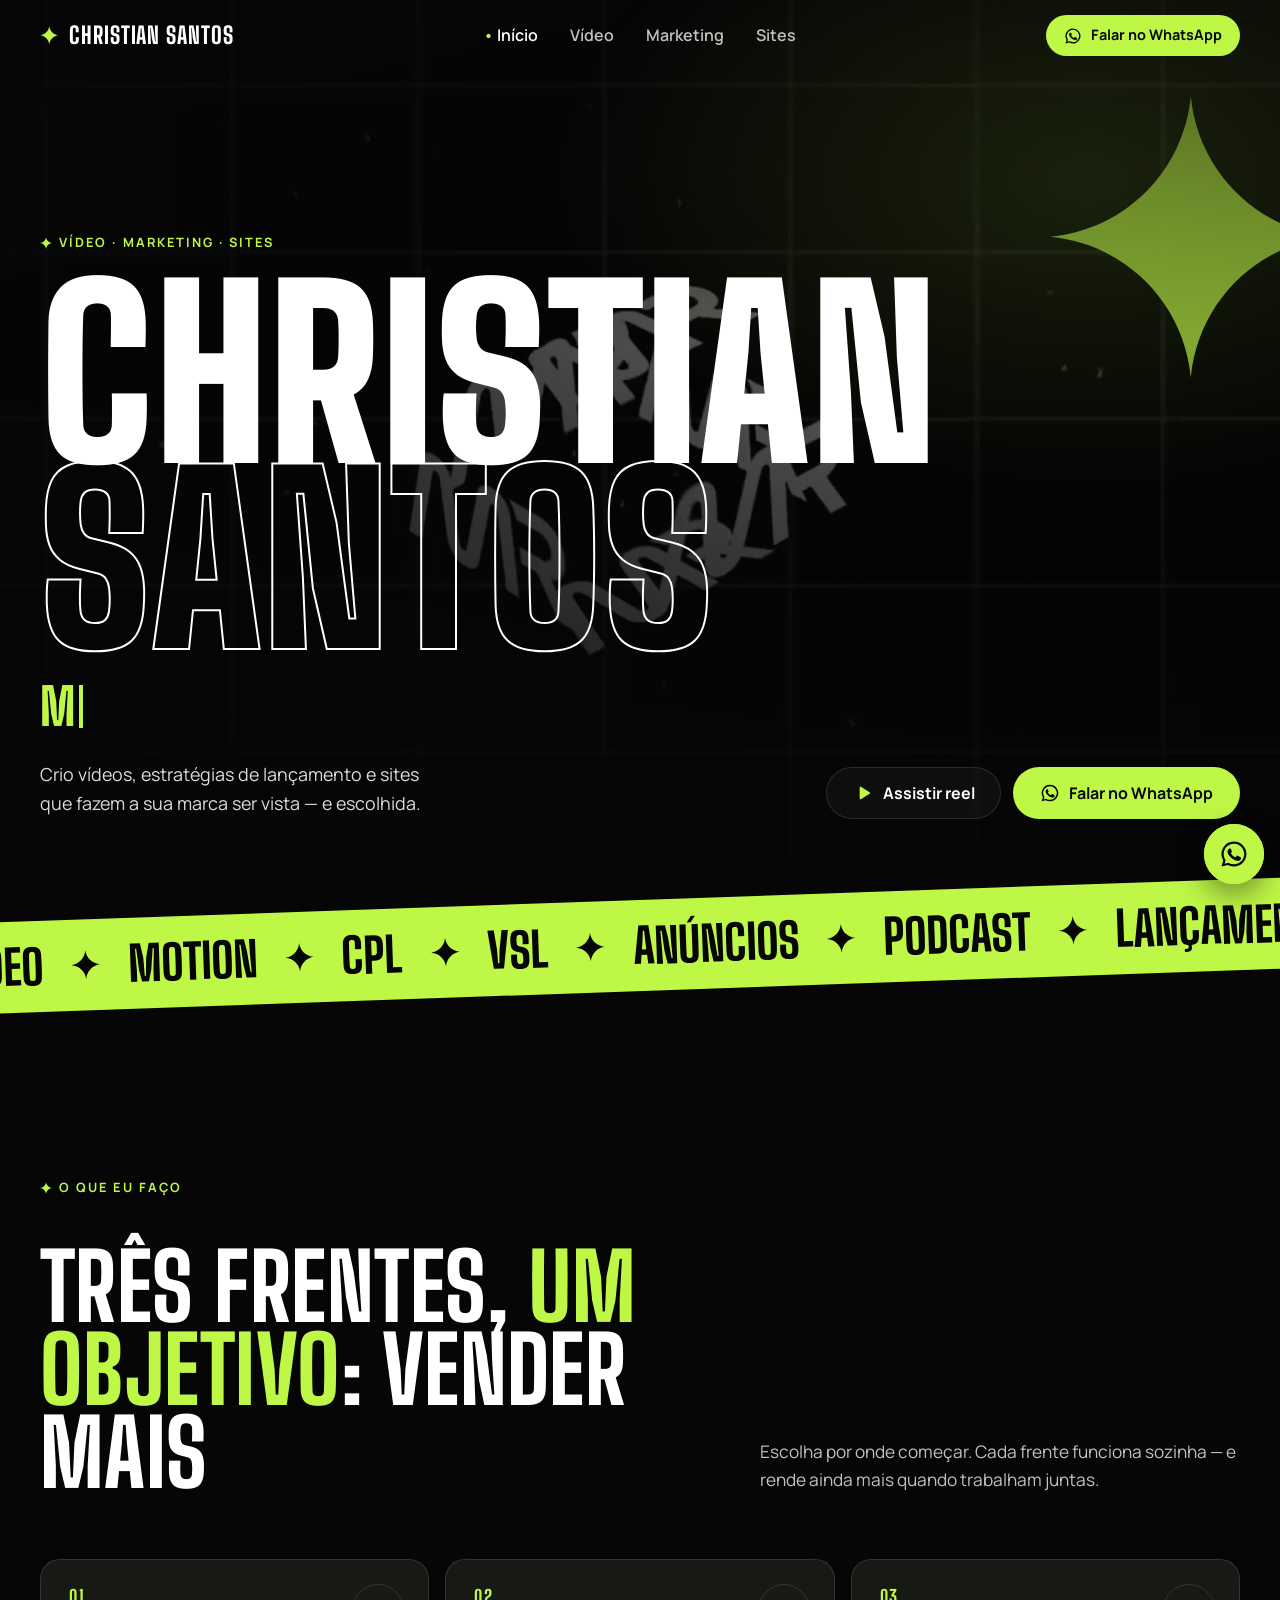
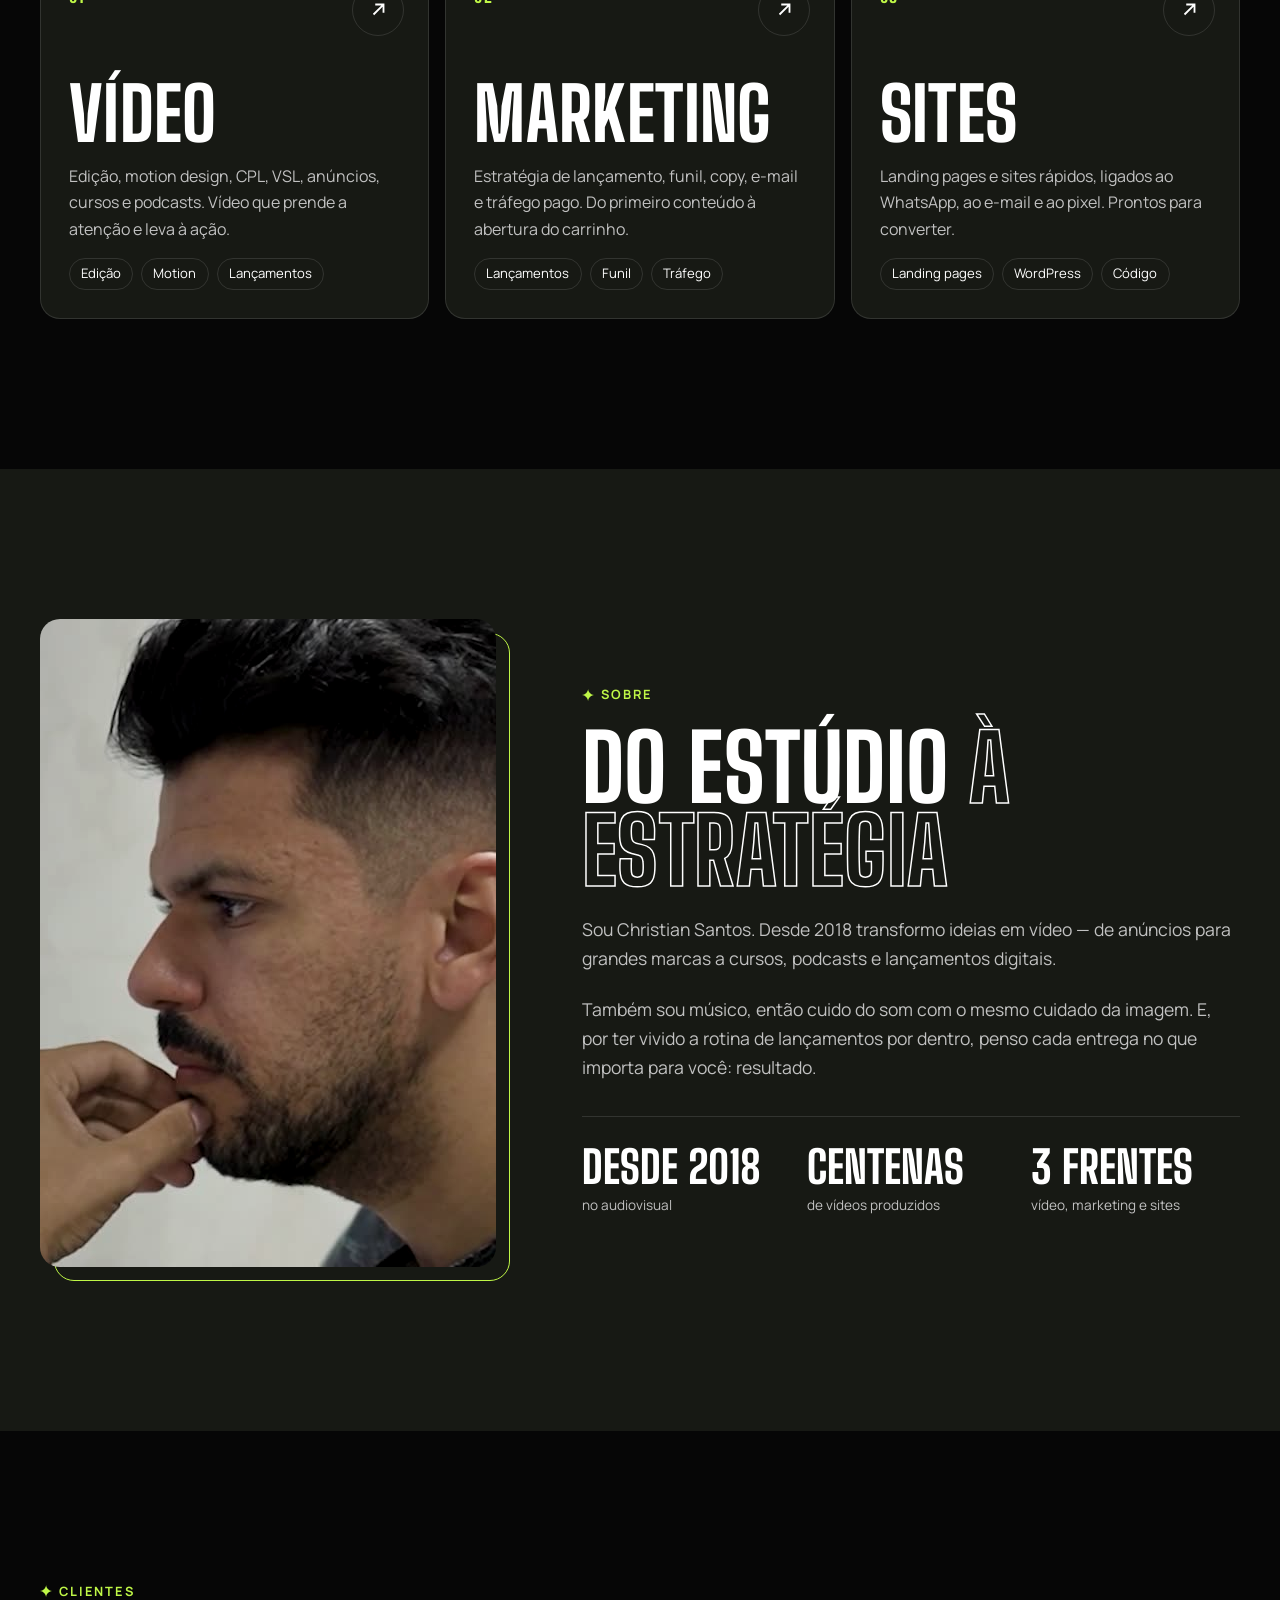
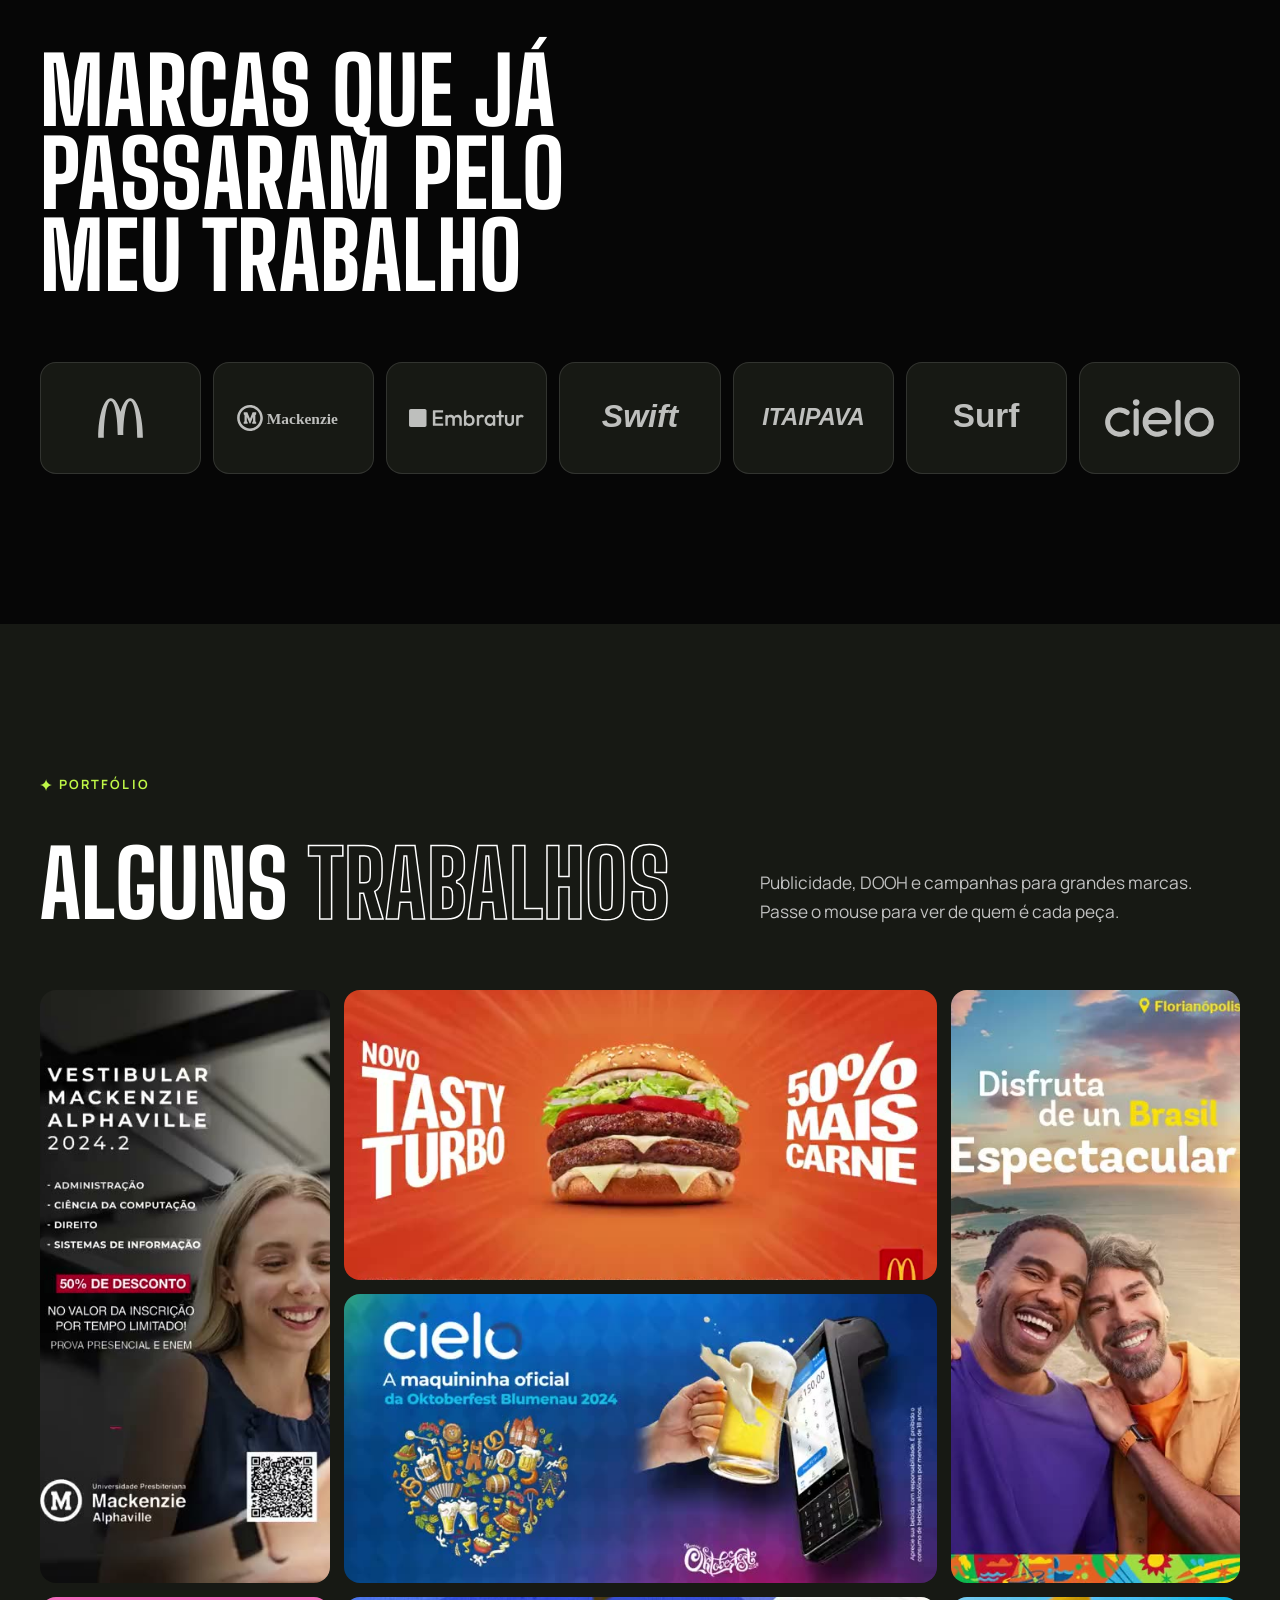
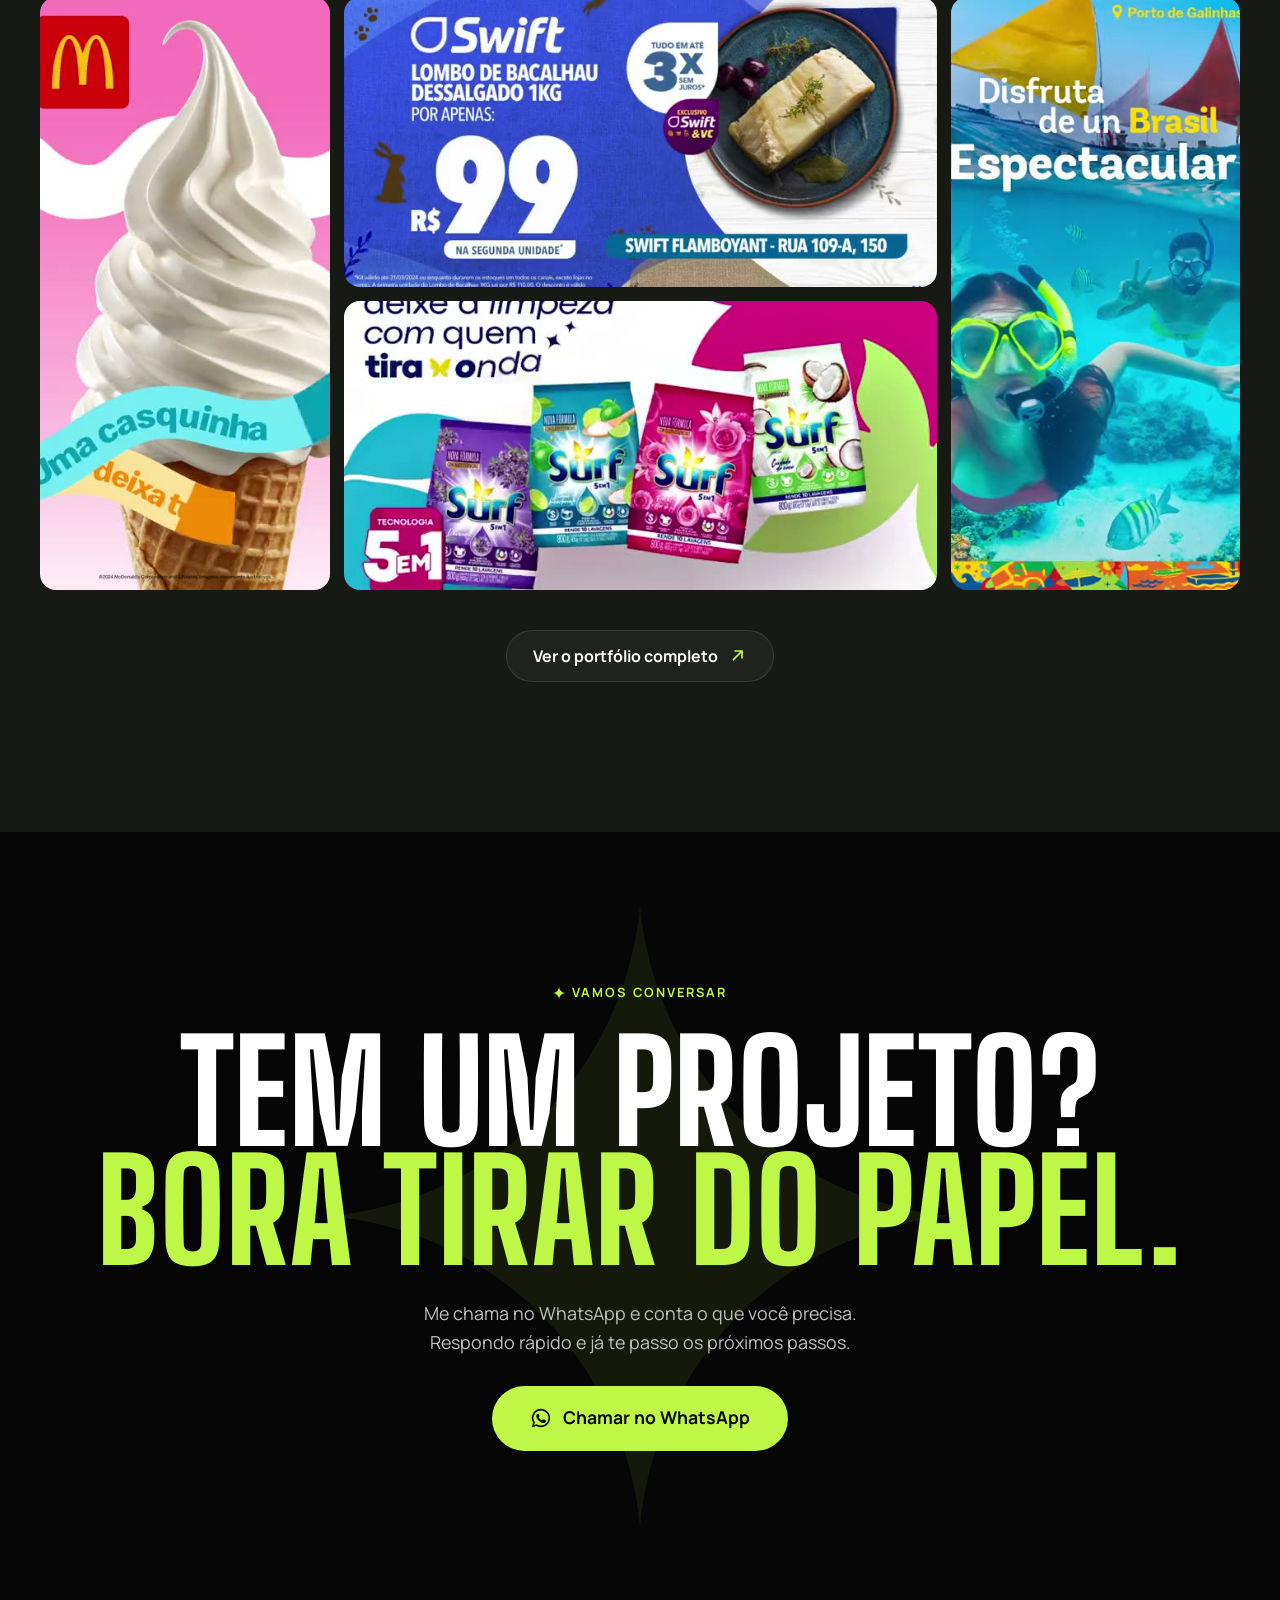
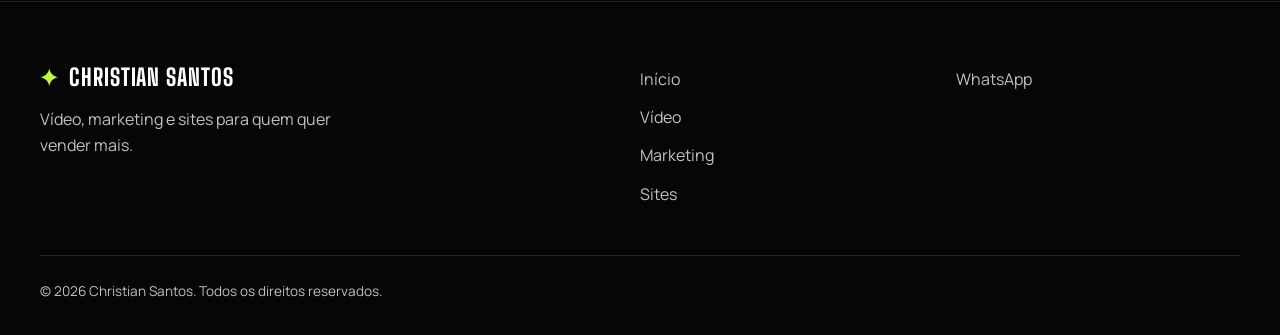
<file: index.html>
<!doctype html>
<html lang="pt-BR" data-pagina="inicio" data-base="">
<head>
  <meta charset="utf-8">
  <meta name="viewport" content="width=device-width, initial-scale=1">
  <title>Christian Santos · Vídeo, Marketing e Sites</title>
  <meta name="description" content="Christian Santos — editor de vídeo, motion designer e estrategista digital. Vídeos, lançamentos e sites que fazem sua marca vender. Fale comigo no WhatsApp.">
  <meta name="theme-color" content="#060606">
  <meta property="og:type" content="website">
  <meta property="og:locale" content="pt_BR">
  <meta property="og:title" content="Christian Santos · Vídeo, Marketing e Sites">
  <meta property="og:description" content="Christian Santos — editor de vídeo, motion designer e estrategista digital. Vídeos, lançamentos e sites que fazem sua marca vender. Fale comigo no WhatsApp.">
  <meta property="og:url" content="https://cfrancez.github.io/christian-santos/">
  <meta property="og:image" content="https://cfrancez.github.io/christian-santos/assets/img/compartilhar.jpg?v=3">
  <meta property="og:image:width" content="1200">
  <meta property="og:image:height" content="630">
  <meta name="twitter:card" content="summary_large_image">
  <meta name="twitter:image" content="https://cfrancez.github.io/christian-santos/assets/img/compartilhar.jpg?v=3">
  <link rel="icon" href="assets/img/favicon.svg" type="image/svg+xml">
  <link rel="preconnect" href="https://fonts.googleapis.com">
  <link rel="preconnect" href="https://fonts.gstatic.com" crossorigin>
  <link rel="stylesheet" href="https://fonts.googleapis.com/css2?family=Big+Shoulders+Display:wght@600;700;800;900&family=Manrope:wght@400;500;600;700;800&display=swap">
  <link rel="stylesheet" href="assets/css/style.css">
  <script type="module" src="assets/js/main.js"></script>
</head>
<body>
  <svg width="0" height="0" style="position:absolute" aria-hidden="true">
    <symbol id="i-estrela" viewBox="0 0 24 24"><path d="M12 0c.6 6.4 5.6 11.4 12 12-6.4.6-11.4 5.6-12 12-.6-6.4-5.6-11.4-12-12C6.4 11.4 11.4 6.4 12 0Z"/></symbol>
    <symbol id="i-seta" viewBox="0 0 24 24"><path d="M6.4 16.2 15.6 7H9V5h10v10h-2V8.4l-9.2 9.2-1.4-1.4Z"/></symbol>
    <symbol id="i-fechar" viewBox="0 0 24 24"><path d="M6.4 5 12 10.6 17.6 5 19 6.4 13.4 12l5.6 5.6-1.4 1.4-5.6-5.6L6.4 19 5 17.6l5.6-5.6L5 6.4 6.4 5Z"/></symbol>
    <symbol id="i-play" viewBox="0 0 24 24"><path d="M8 5.5v13a1 1 0 0 0 1.5.9l10.4-6.5a1 1 0 0 0 0-1.8L9.5 4.6A1 1 0 0 0 8 5.5Z"/></symbol>
    <symbol id="i-whatsapp" viewBox="0 0 24 24"><path d="M12 2a10 10 0 0 0-8.6 15.1L2 22l5-1.3A10 10 0 1 0 12 2Zm0 18.2a8.2 8.2 0 0 1-4.2-1.1l-.3-.2-3 .8.8-2.9-.2-.3A8.2 8.2 0 1 1 12 20.2Zm4.5-6.1c-.2-.1-1.5-.7-1.7-.8-.2-.1-.4-.1-.6.1l-.8 1c-.1.2-.3.2-.5.1a6.7 6.7 0 0 1-3.3-2.9c-.3-.4.2-.4.7-1.4.1-.1 0-.3 0-.4l-.8-1.8c-.2-.5-.4-.4-.6-.4h-.5a1 1 0 0 0-.7.3 3 3 0 0 0-.9 2.2c0 1.3.9 2.5 1.1 2.7.1.2 1.8 2.8 4.5 4 1.7.7 2.4.8 3.2.7.5-.1 1.5-.6 1.8-1.3.2-.6.2-1.1.2-1.3-.1-.1-.3-.2-.5-.3Z"/></symbol>
  </svg>

  <a class="pular" href="#conteudo">Pular para o conteúdo</a>

  <header class="topo">
    <div class="container">
      <a class="marca" href="./"><svg class="icone"><use href="#i-estrela"/></svg>Christian Santos</a>
      <nav id="menu" aria-label="Páginas">
        <a href="./" aria-current="page">Início</a>
        <a href="video/">Vídeo</a>
        <a href="marketing/">Marketing</a>
        <a href="sites/">Sites</a>
      </nav>
      <div class="topo-acoes">
        <a class="botao botao--primario topo-cta" href="https://wa.me/5511986174142" data-whatsapp aria-label="Falar no WhatsApp">
          <svg class="icone"><use href="#i-whatsapp"/></svg><span>Falar no WhatsApp</span>
        </a>
        <button class="menu-botao" type="button" aria-expanded="false" aria-controls="menu" aria-label="Abrir menu">
          <span></span><span></span>
        </button>
      </div>
    </div>
  </header>

  <main id="conteudo">
    <section class="capa">
      <video class="capa-video" muted loop playsinline preload="none" poster="assets/media/capa/inicio.jpg" aria-hidden="true"></video>
      <svg class="capa-estrela" aria-hidden="true"><use href="#i-estrela"/></svg>
      <div class="container capa-conteudo">
        <span class="sobretitulo"><svg class="icone"><use href="#i-estrela"/></svg>Vídeo · Marketing · Sites</span>
        <h1>Christian<br><span class="contorno">Santos</span></h1>
        <p class="capa-digitando" data-digitar='["Editor de vídeo","Motion designer","Estrategista de lançamentos","Criador de sites"]' aria-live="off">Editor de vídeo</p>
        <div class="capa-rodape">
          <p>Crio vídeos, estratégias de lançamento e sites que fazem a sua marca ser vista — e escolhida.</p>
          <div class="capa-acoes">
            <button class="botao botao--fantasma" type="button" data-abrir-reel>
              <svg class="icone"><use href="#i-play"/></svg>Assistir reel
            </button>
            <a class="botao botao--primario" href="https://wa.me/5511986174142" data-whatsapp>
              <svg class="icone"><use href="#i-whatsapp"/></svg>Falar no WhatsApp
            </a>
          </div>
        </div>
      </div>
    </section>

    <div class="faixa-secao" aria-hidden="true">
      <div class="faixa">
        <div class="faixa-trilho">
          <div class="faixa-grupo">
            <span>Vídeo</span><svg class="icone"><use href="#i-estrela"/></svg>
            <span>Motion</span><svg class="icone"><use href="#i-estrela"/></svg>
            <span>CPL</span><svg class="icone"><use href="#i-estrela"/></svg>
            <span>VSL</span><svg class="icone"><use href="#i-estrela"/></svg>
            <span>Anúncios</span><svg class="icone"><use href="#i-estrela"/></svg>
            <span>Podcast</span><svg class="icone"><use href="#i-estrela"/></svg>
            <span>Lançamentos</span><svg class="icone"><use href="#i-estrela"/></svg>
            <span>Sites</span><svg class="icone"><use href="#i-estrela"/></svg>
          </div>
          <div class="faixa-grupo">
            <span>Vídeo</span><svg class="icone"><use href="#i-estrela"/></svg>
            <span>Motion</span><svg class="icone"><use href="#i-estrela"/></svg>
            <span>CPL</span><svg class="icone"><use href="#i-estrela"/></svg>
            <span>VSL</span><svg class="icone"><use href="#i-estrela"/></svg>
            <span>Anúncios</span><svg class="icone"><use href="#i-estrela"/></svg>
            <span>Podcast</span><svg class="icone"><use href="#i-estrela"/></svg>
            <span>Lançamentos</span><svg class="icone"><use href="#i-estrela"/></svg>
            <span>Sites</span><svg class="icone"><use href="#i-estrela"/></svg>
          </div>
        </div>
      </div>
    </div>

    <section class="secao" id="servicos">
      <div class="container">
        <div class="secao-cabeca revelar">
          <span class="sobretitulo"><svg class="icone"><use href="#i-estrela"/></svg>O que eu faço</span>
          <h2>Três frentes, <span class="destaque">um objetivo</span>: vender mais</h2>
          <p>Escolha por onde começar. Cada frente funciona sozinha — e rende ainda mais quando trabalham juntas.</p>
        </div>
        <div class="frentes">
          <a class="frente revelar" href="video/">
            <span class="frente-numero">01</span>
            <span class="frente-seta"><svg class="icone"><use href="#i-seta"/></svg></span>
            <h3>Vídeo</h3>
            <p>Edição, motion design, CPL, VSL, anúncios, cursos e podcasts. Vídeo que prende a atenção e leva à ação.</p>
            <ul class="etiquetas"><li>Edição</li><li>Motion</li><li>Lançamentos</li></ul>
          </a>
          <a class="frente revelar" href="marketing/">
            <span class="frente-numero">02</span>
            <span class="frente-seta"><svg class="icone"><use href="#i-seta"/></svg></span>
            <h3>Marketing</h3>
            <p>Estratégia de lançamento, funil, copy, e-mail e tráfego pago. Do primeiro conteúdo à abertura do carrinho.</p>
            <ul class="etiquetas"><li>Lançamentos</li><li>Funil</li><li>Tráfego</li></ul>
          </a>
          <a class="frente revelar" href="sites/">
            <span class="frente-numero">03</span>
            <span class="frente-seta"><svg class="icone"><use href="#i-seta"/></svg></span>
            <h3>Sites</h3>
            <p>Landing pages e sites rápidos, ligados ao WhatsApp, ao e-mail e ao pixel. Prontos para converter.</p>
            <ul class="etiquetas"><li>Landing pages</li><li>WordPress</li><li>Código</li></ul>
          </a>
        </div>
      </div>
    </section>

    <section class="secao secao--bloco" id="sobre">
      <div class="container sobre-grade">
        <figure class="sobre-foto revelar">
          <img src="assets/img/christian.jpg" alt="Christian Santos" width="600" height="648" loading="lazy">
        </figure>
        <div class="sobre-texto revelar">
          <span class="sobretitulo"><svg class="icone"><use href="#i-estrela"/></svg>Sobre</span>
          <h2>Do estúdio <span class="contorno">à estratégia</span></h2>
          <p>Sou Christian Santos. Desde 2018 transformo ideias em vídeo — de anúncios para grandes marcas a cursos, podcasts e lançamentos digitais.</p>
          <p>Também sou músico, então cuido do som com o mesmo cuidado da imagem. E, por ter vivido a rotina de lançamentos por dentro, penso cada entrega no que importa para você: resultado.</p>
          <div class="numeros">
            <div><strong>Desde 2018</strong><span>no audiovisual</span></div>
            <div><strong>Centenas</strong><span>de vídeos produzidos</span></div>
            <div><strong>3 frentes</strong><span>vídeo, marketing e sites</span></div>
          </div>
        </div>
      </div>
    </section>

    <section class="secao" id="marcas">
      <div class="container">
        <div class="secao-cabeca revelar">
          <span class="sobretitulo"><svg class="icone"><use href="#i-estrela"/></svg>Clientes</span>
          <h2>Marcas que já passaram pelo meu trabalho</h2>
        </div>
        <div class="marcas revelar">
          <div class="marca-card"><img src="assets/logos/mcdonalds.svg" alt="McDonald's" loading="lazy"></div>
          <div class="marca-card"><img src="assets/logos/mackenzie.svg" alt="Mackenzie" loading="lazy"></div>
          <div class="marca-card"><img src="assets/logos/visit-brasil.svg" alt="Visit Brasil (Embratur)" loading="lazy"></div>
          <div class="marca-card"><img src="assets/logos/swift.svg" alt="Swift" loading="lazy"></div>
          <div class="marca-card"><img src="assets/logos/itaipava.svg" alt="Itaipava" loading="lazy"></div>
          <div class="marca-card"><img src="assets/logos/surf.svg" alt="Surf" loading="lazy"></div>
          <div class="marca-card"><img src="assets/logos/cielo.svg" alt="Cielo" loading="lazy"></div>
        </div>
      </div>
    </section>

    <section class="secao secao--bloco" id="portfolio">
      <div class="container">
        <div class="secao-cabeca revelar">
          <span class="sobretitulo"><svg class="icone"><use href="#i-estrela"/></svg>Portfólio</span>
          <h2>Alguns <span class="contorno">trabalhos</span></h2>
          <p>Publicidade, DOOH e campanhas para grandes marcas. Passe o mouse para ver de quem é cada peça.</p>
        </div>
        <div class="mosaico" data-mosaico></div>
        <div class="portfolio-rodape">
          <a class="botao botao--fantasma" href="video/#portfolio">Ver o portfólio completo<svg class="icone"><use href="#i-seta"/></svg></a>
        </div>
      </div>
    </section>

    <section class="secao chamada" id="contato">
      <svg class="chamada-estrela" aria-hidden="true"><use href="#i-estrela"/></svg>
      <div class="container revelar">
        <span class="sobretitulo"><svg class="icone"><use href="#i-estrela"/></svg>Vamos conversar</span>
        <h2>Tem um projeto?<br><span class="destaque">Bora tirar do papel.</span></h2>
        <p>Me chama no WhatsApp e conta o que você precisa. Respondo rápido e já te passo os próximos passos.</p>
        <a class="botao botao--primario botao--grande" href="https://wa.me/5511986174142" data-whatsapp>
          <svg class="icone"><use href="#i-whatsapp"/></svg>Chamar no WhatsApp
        </a>
      </div>
    </section>
  </main>

  <footer class="rodape">
    <div class="container">
      <div class="rodape-grade">
        <div>
          <a class="marca" href="./"><svg class="icone"><use href="#i-estrela"/></svg>Christian Santos</a>
          <p>Vídeo, marketing e sites para quem quer vender mais.</p>
        </div>
        <nav aria-label="Páginas no rodapé">
          <a href="./">Início</a>
          <a href="video/">Vídeo</a>
          <a href="marketing/">Marketing</a>
          <a href="sites/">Sites</a>
        </nav>
        <div class="rodape-redes">
          <a href="https://wa.me/5511986174142" data-whatsapp>WhatsApp</a>
          <a data-rede="instagram" href="#">Instagram</a>
          <a data-rede="youtube" href="#">YouTube</a>
          <a data-rede="linkedin" href="#">LinkedIn</a>
        </div>
      </div>
      <p class="rodape-fim">© 2026 Christian Santos. Todos os direitos reservados.</p>
    </div>
  </footer>

  <a class="whatsapp-flutuante" href="https://wa.me/5511986174142" data-whatsapp aria-label="Falar no WhatsApp">
    <svg class="icone"><use href="#i-whatsapp"/></svg>
  </a>

  <dialog class="reel-popup" aria-label="Reel de vídeo">
    <div class="reel-caixa">
      <button class="reel-fechar" type="button" data-fechar-reel aria-label="Fechar reel">
        <svg class="icone"><use href="#i-fechar"/></svg>
      </button>
      <video data-reel controls playsinline preload="none"></video>
    </div>
  </dialog>
</body>
</html>
</file>
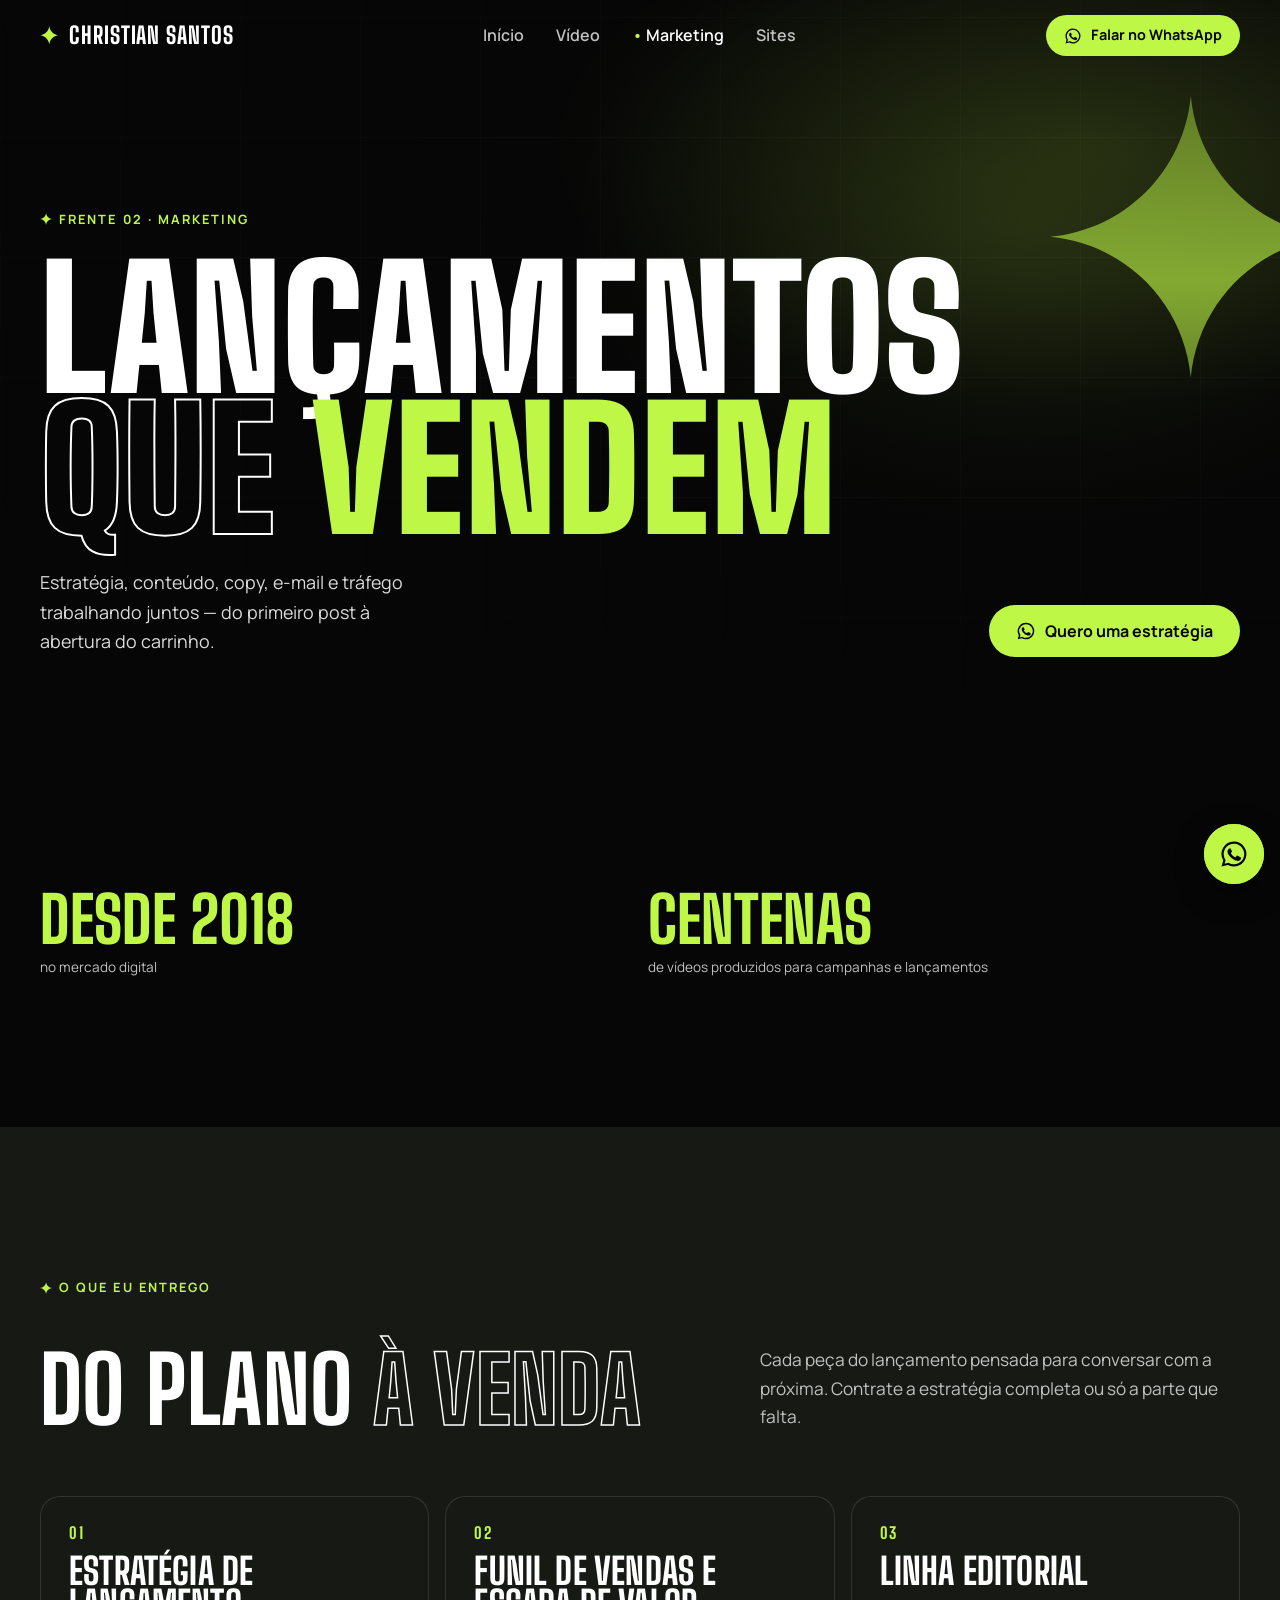
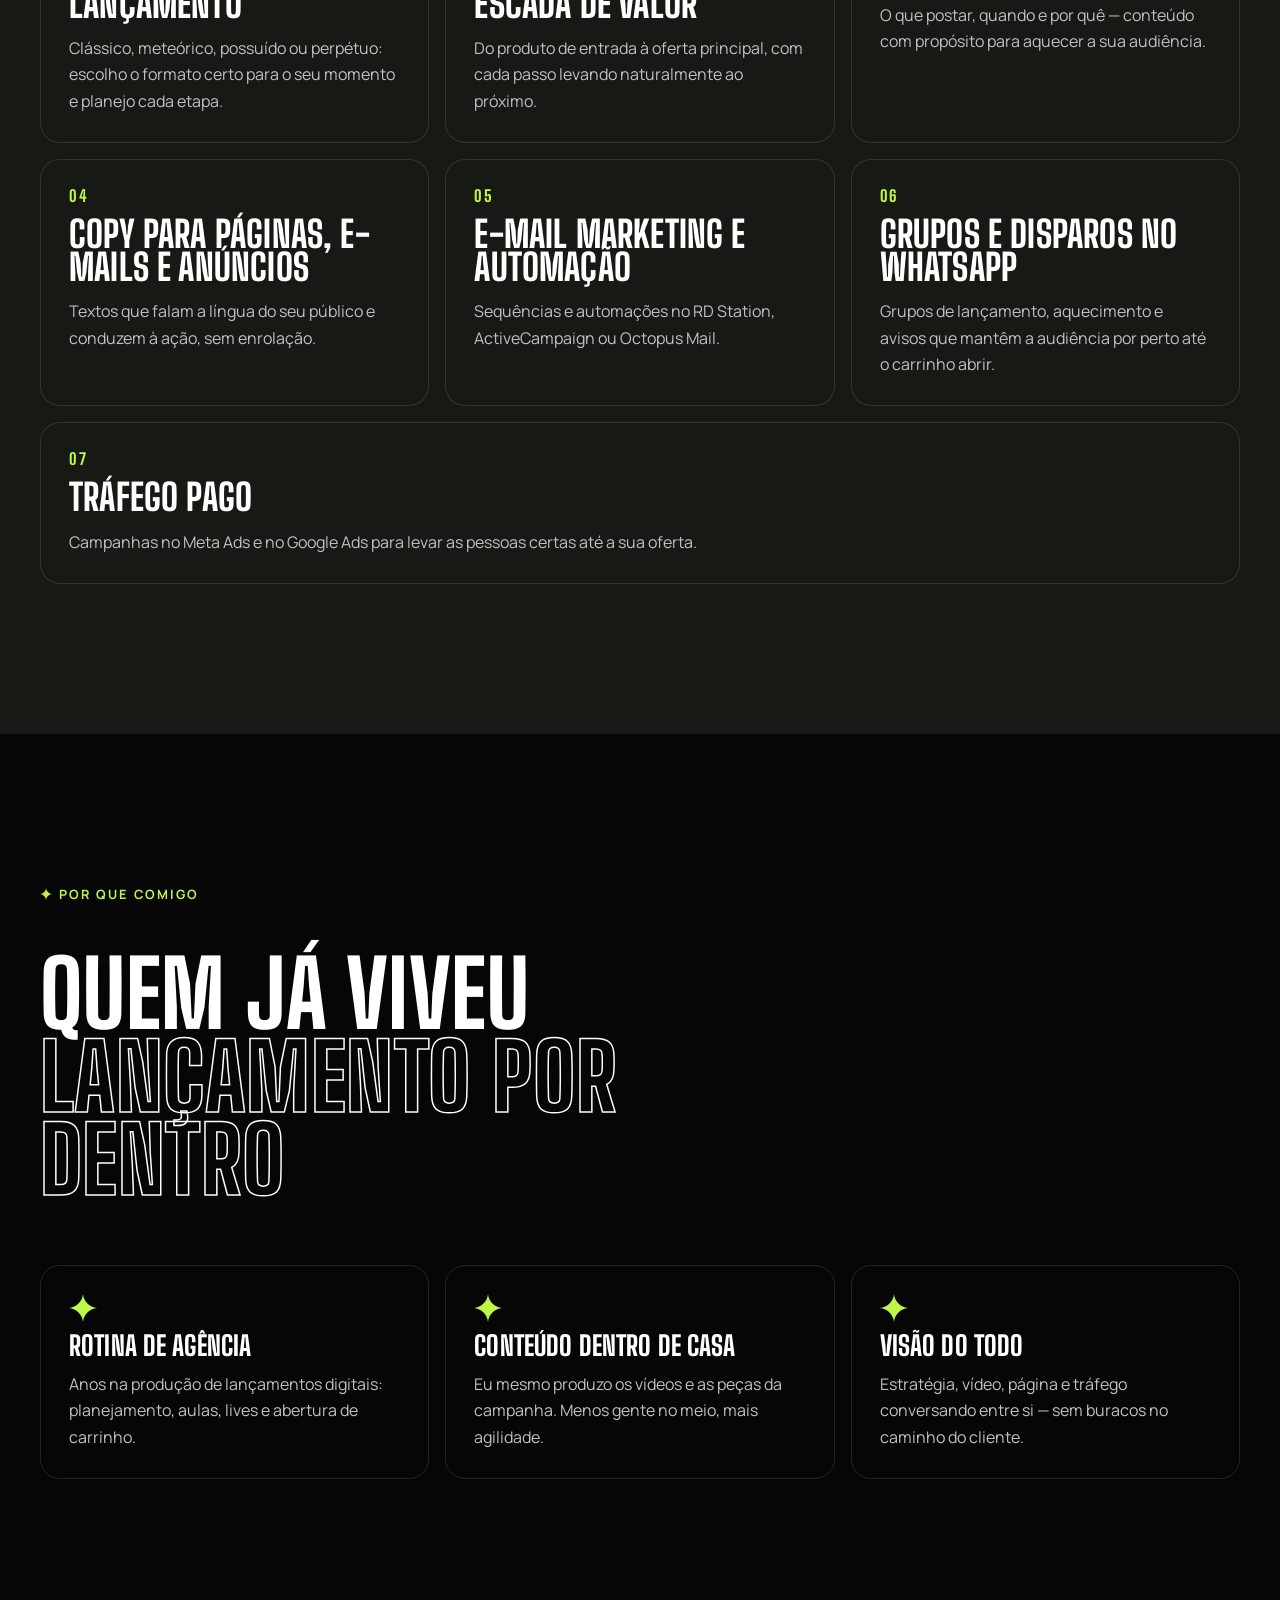
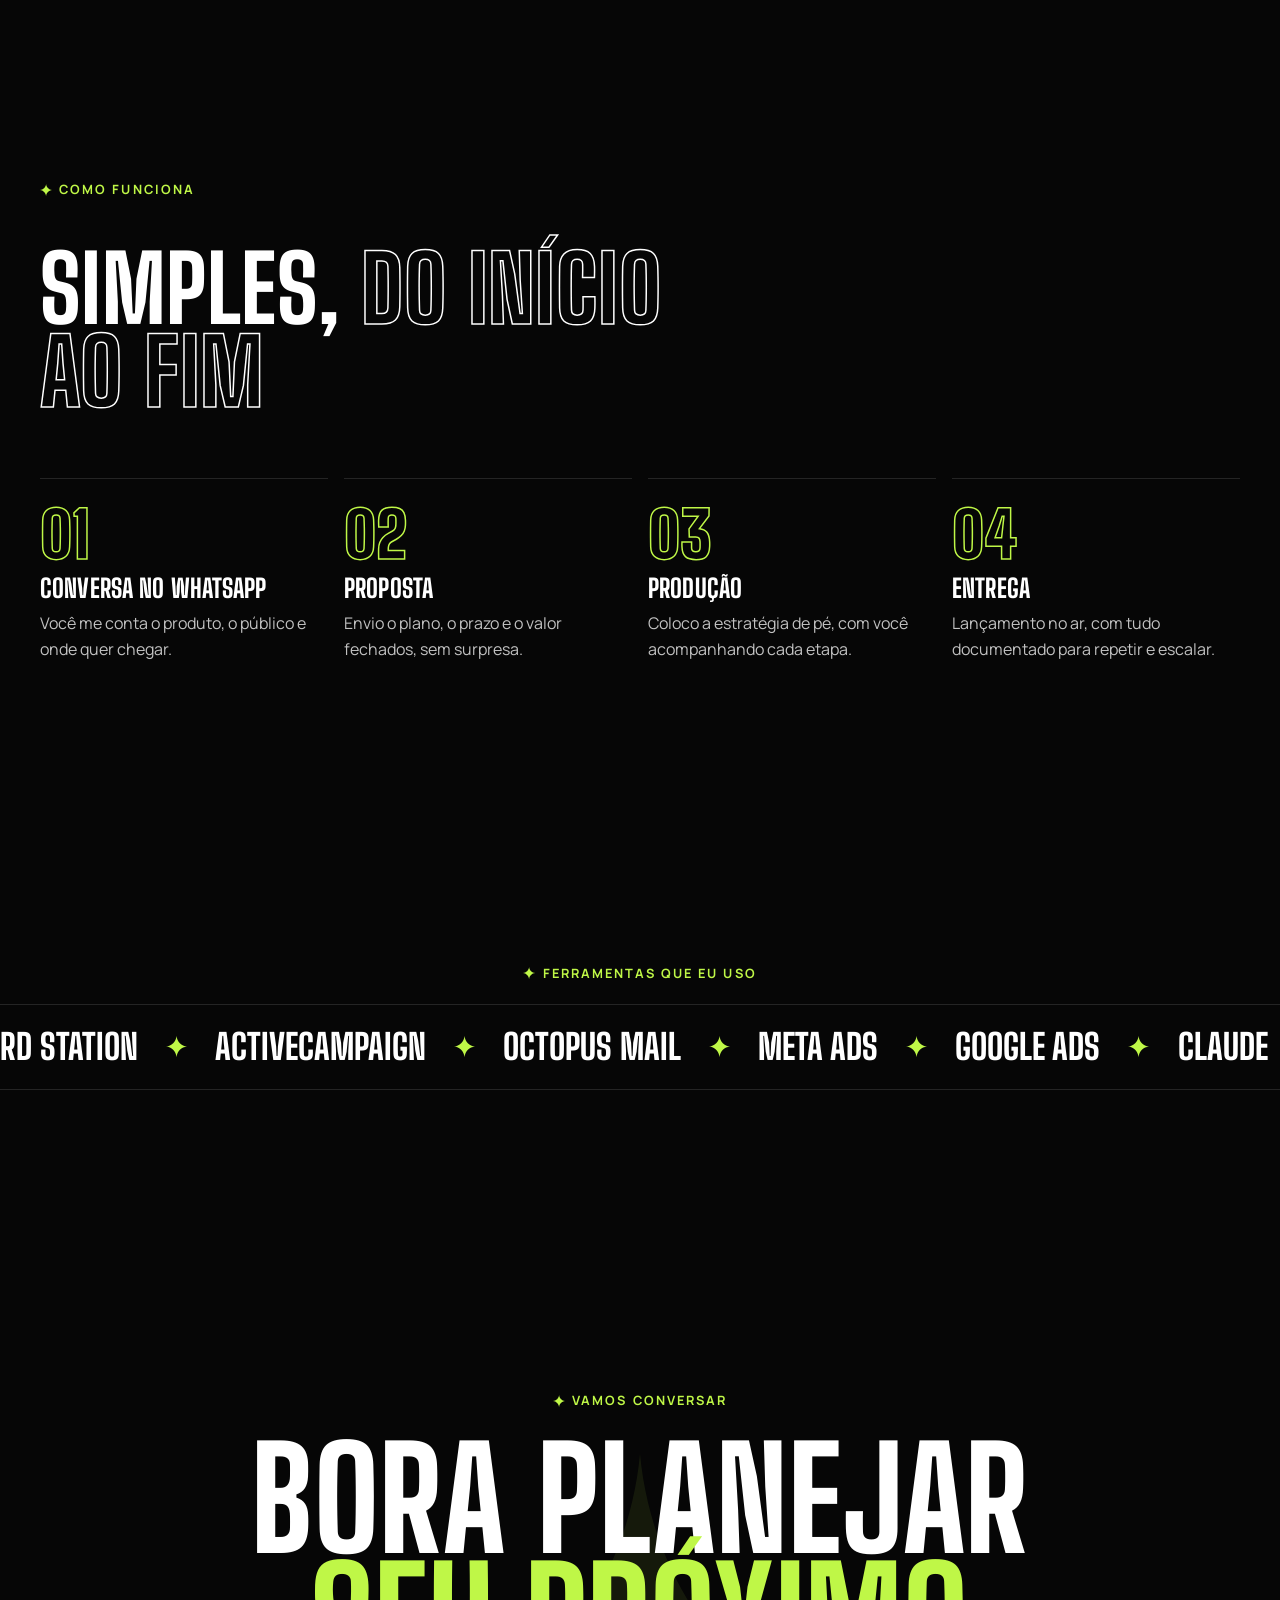
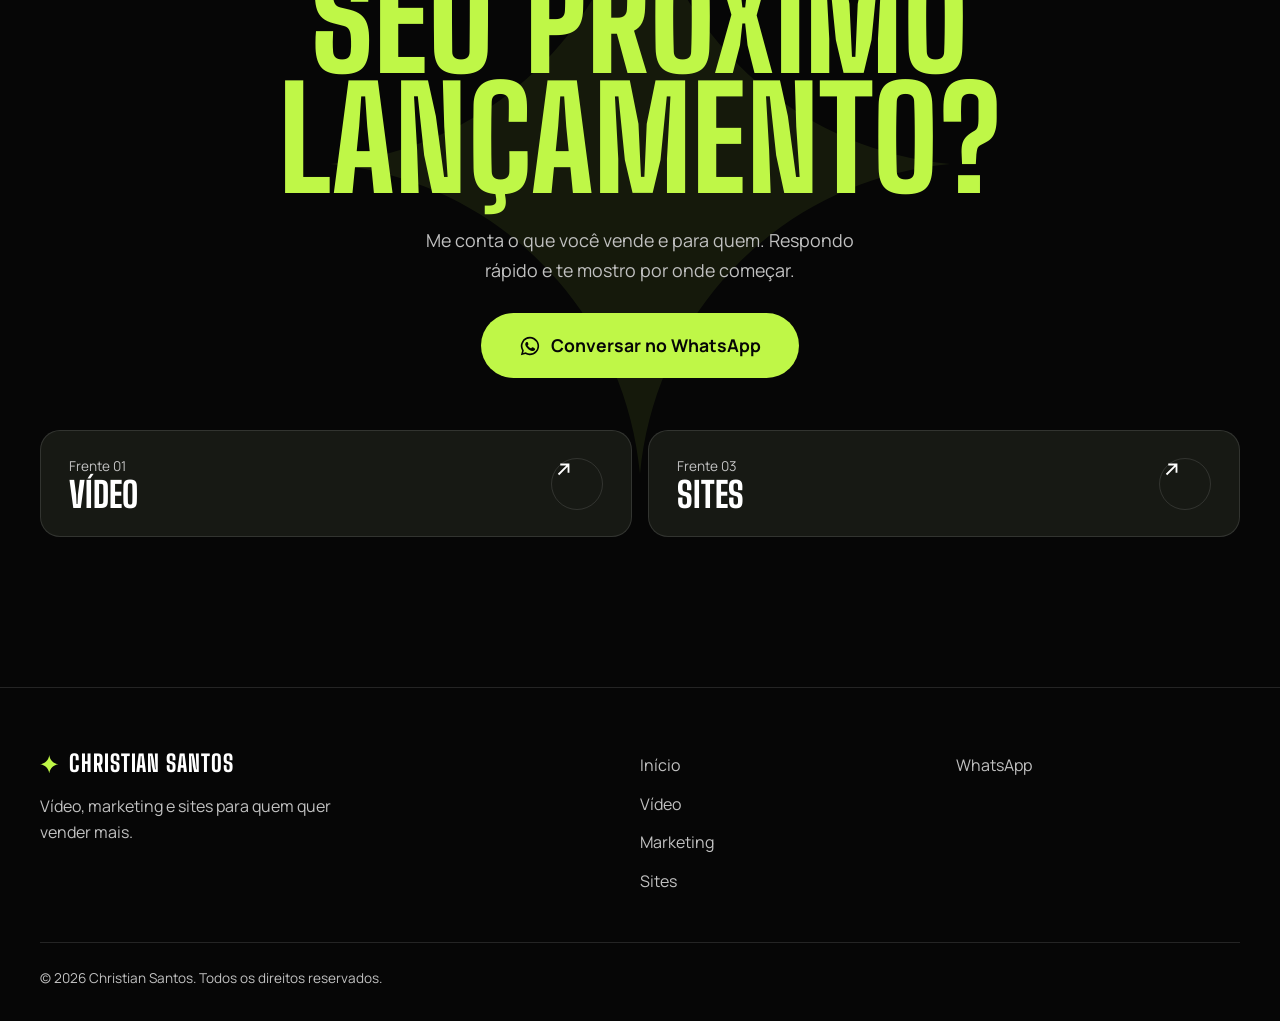
<file: marketing/index.html>
<!doctype html>
<html lang="pt-BR" data-pagina="marketing" data-base="../">
<head>
  <meta charset="utf-8">
  <meta name="viewport" content="width=device-width, initial-scale=1">
  <title>Marketing · Christian Santos — lançamentos, funil, copy e tráfego</title>
  <meta name="description" content="Estratégia de lançamento, funil de vendas, linha editorial, copy, e-mail marketing, grupos de WhatsApp e tráfego pago. Vamos planejar seu próximo lançamento?">
  <meta name="theme-color" content="#060606">
  <meta property="og:type" content="website">
  <meta property="og:locale" content="pt_BR">
  <meta property="og:title" content="Marketing · Christian Santos — lançamentos, funil, copy e tráfego">
  <meta property="og:description" content="Estratégia de lançamento, funil de vendas, linha editorial, copy, e-mail marketing, grupos de WhatsApp e tráfego pago. Vamos planejar seu próximo lançamento?">
  <meta property="og:url" content="https://cfrancez.github.io/christian-santos/marketing/">
  <meta property="og:image" content="https://cfrancez.github.io/christian-santos/assets/img/compartilhar.jpg?v=3">
  <meta property="og:image:width" content="1200">
  <meta property="og:image:height" content="630">
  <meta name="twitter:card" content="summary_large_image">
  <meta name="twitter:image" content="https://cfrancez.github.io/christian-santos/assets/img/compartilhar.jpg?v=3">
  <link rel="icon" href="../assets/img/favicon.svg" type="image/svg+xml">
  <link rel="preconnect" href="https://fonts.googleapis.com">
  <link rel="preconnect" href="https://fonts.gstatic.com" crossorigin>
  <link rel="stylesheet" href="https://fonts.googleapis.com/css2?family=Big+Shoulders+Display:wght@600;700;800;900&family=Manrope:wght@400;500;600;700;800&display=swap">
  <link rel="stylesheet" href="../assets/css/style.css">
  <script type="module" src="../assets/js/main.js"></script>
</head>
<body>
  <svg width="0" height="0" style="position:absolute" aria-hidden="true">
    <symbol id="i-estrela" viewBox="0 0 24 24"><path d="M12 0c.6 6.4 5.6 11.4 12 12-6.4.6-11.4 5.6-12 12-.6-6.4-5.6-11.4-12-12C6.4 11.4 11.4 6.4 12 0Z"/></symbol>
    <symbol id="i-seta" viewBox="0 0 24 24"><path d="M6.4 16.2 15.6 7H9V5h10v10h-2V8.4l-9.2 9.2-1.4-1.4Z"/></symbol>
    <symbol id="i-fechar" viewBox="0 0 24 24"><path d="M6.4 5 12 10.6 17.6 5 19 6.4 13.4 12l5.6 5.6-1.4 1.4-5.6-5.6L6.4 19 5 17.6l5.6-5.6L5 6.4 6.4 5Z"/></symbol>
    <symbol id="i-play" viewBox="0 0 24 24"><path d="M8 5.5v13a1 1 0 0 0 1.5.9l10.4-6.5a1 1 0 0 0 0-1.8L9.5 4.6A1 1 0 0 0 8 5.5Z"/></symbol>
    <symbol id="i-whatsapp" viewBox="0 0 24 24"><path d="M12 2a10 10 0 0 0-8.6 15.1L2 22l5-1.3A10 10 0 1 0 12 2Zm0 18.2a8.2 8.2 0 0 1-4.2-1.1l-.3-.2-3 .8.8-2.9-.2-.3A8.2 8.2 0 1 1 12 20.2Zm4.5-6.1c-.2-.1-1.5-.7-1.7-.8-.2-.1-.4-.1-.6.1l-.8 1c-.1.2-.3.2-.5.1a6.7 6.7 0 0 1-3.3-2.9c-.3-.4.2-.4.7-1.4.1-.1 0-.3 0-.4l-.8-1.8c-.2-.5-.4-.4-.6-.4h-.5a1 1 0 0 0-.7.3 3 3 0 0 0-.9 2.2c0 1.3.9 2.5 1.1 2.7.1.2 1.8 2.8 4.5 4 1.7.7 2.4.8 3.2.7.5-.1 1.5-.6 1.8-1.3.2-.6.2-1.1.2-1.3-.1-.1-.3-.2-.5-.3Z"/></symbol>
  </svg>

  <a class="pular" href="#conteudo">Pular para o conteúdo</a>

  <header class="topo">
    <div class="container">
      <a class="marca" href="../"><svg class="icone"><use href="#i-estrela"/></svg>Christian Santos</a>
      <nav id="menu" aria-label="Páginas">
        <a href="../">Início</a>
        <a href="../video/">Vídeo</a>
        <a href="./" aria-current="page">Marketing</a>
        <a href="../sites/">Sites</a>
      </nav>
      <div class="topo-acoes">
        <a class="botao botao--primario topo-cta" href="https://wa.me/5511986174142" data-whatsapp aria-label="Falar no WhatsApp">
          <svg class="icone"><use href="#i-whatsapp"/></svg><span>Falar no WhatsApp</span>
        </a>
        <button class="menu-botao" type="button" aria-expanded="false" aria-controls="menu" aria-label="Abrir menu">
          <span></span><span></span>
        </button>
      </div>
    </div>
  </header>

  <main id="conteudo">
    <section class="capa capa--servico capa--sem-video">
      <video class="capa-video" muted loop playsinline preload="none" aria-hidden="true"></video>
      <svg class="capa-estrela" aria-hidden="true"><use href="#i-estrela"/></svg>
      <div class="container capa-conteudo">
        <span class="sobretitulo"><svg class="icone"><use href="#i-estrela"/></svg>Frente 02 · Marketing</span>
        <h1>Lançamentos<br><span class="contorno">que</span> <span class="destaque">vendem</span></h1>
        <div class="capa-rodape">
          <p>Estratégia, conteúdo, copy, e-mail e tráfego trabalhando juntos — do primeiro post à abertura do carrinho.</p>
          <div class="capa-acoes">
            <a class="botao botao--fantasma" href="#reel" data-abrir-reel>
              <svg class="icone"><use href="#i-play"/></svg>Assistir reel
            </a>
            <a class="botao botao--primario" href="https://wa.me/5511986174142" data-whatsapp>
              <svg class="icone"><use href="#i-whatsapp"/></svg>Quero uma estratégia
            </a>
          </div>
        </div>
      </div>
    </section>

    <section class="secao credibilidade" aria-label="Experiência">
      <div class="container">
        <div class="numeros revelar">
          <div><strong>Desde 2018</strong><span>no mercado digital</span></div>
          <div><strong>Centenas</strong><span>de vídeos produzidos para campanhas e lançamentos</span></div>
          <div data-lancamentos><strong></strong><span>planejados e executados</span></div>
        </div>
      </div>
    </section>

    <section class="secao" id="reel">
      <div class="container">
        <div class="secao-cabeca revelar">
          <span class="sobretitulo"><svg class="icone"><use href="#i-estrela"/></svg>Reel</span>
          <h2>Estratégia <span class="contorno">em ação</span></h2>
        </div>
        <div class="reel-player revelar">
          <video data-reel controls playsinline preload="none"></video>
        </div>
      </div>
    </section>

    <section class="secao secao--bloco" id="servicos">
      <div class="container">
        <div class="secao-cabeca revelar">
          <span class="sobretitulo"><svg class="icone"><use href="#i-estrela"/></svg>O que eu entrego</span>
          <h2>Do plano <span class="contorno">à venda</span></h2>
          <p>Cada peça do lançamento pensada para conversar com a próxima. Contrate a estratégia completa ou só a parte que falta.</p>
        </div>
        <div class="servicos">
          <article class="servico revelar">
            <span class="servico-numero">01</span>
            <h3>Estratégia de lançamento</h3>
            <p>Clássico, meteórico, possuído ou perpétuo: escolho o formato certo para o seu momento e planejo cada etapa.</p>
          </article>
          <article class="servico revelar">
            <span class="servico-numero">02</span>
            <h3>Funil de vendas e escada de valor</h3>
            <p>Do produto de entrada à oferta principal, com cada passo levando naturalmente ao próximo.</p>
          </article>
          <article class="servico revelar">
            <span class="servico-numero">03</span>
            <h3>Linha editorial</h3>
            <p>O que postar, quando e por quê — conteúdo com propósito para aquecer a sua audiência.</p>
          </article>
          <article class="servico revelar">
            <span class="servico-numero">04</span>
            <h3>Copy para páginas, e-mails e anúncios</h3>
            <p>Textos que falam a língua do seu público e conduzem à ação, sem enrolação.</p>
          </article>
          <article class="servico revelar">
            <span class="servico-numero">05</span>
            <h3>E-mail marketing e automação</h3>
            <p>Sequências e automações no RD Station, ActiveCampaign ou Octopus Mail.</p>
          </article>
          <article class="servico revelar">
            <span class="servico-numero">06</span>
            <h3>Grupos e disparos no WhatsApp</h3>
            <p>Grupos de lançamento, aquecimento e avisos que mantêm a audiência por perto até o carrinho abrir.</p>
          </article>
          <article class="servico revelar">
            <span class="servico-numero">07</span>
            <h3>Tráfego pago</h3>
            <p>Campanhas no Meta Ads e no Google Ads para levar as pessoas certas até a sua oferta.</p>
          </article>
        </div>
      </div>
    </section>

    <section class="secao" id="experiencia">
      <div class="container">
        <div class="secao-cabeca revelar">
          <span class="sobretitulo"><svg class="icone"><use href="#i-estrela"/></svg>Por que comigo</span>
          <h2>Quem já viveu <span class="contorno">lançamento por dentro</span></h2>
        </div>
        <ul class="diferenciais revelar">
          <li>
            <svg class="icone"><use href="#i-estrela"/></svg>
            <h3>Rotina de agência</h3>
            <p>Anos na produção de lançamentos digitais: planejamento, aulas, lives e abertura de carrinho.</p>
          </li>
          <li>
            <svg class="icone"><use href="#i-estrela"/></svg>
            <h3>Conteúdo dentro de casa</h3>
            <p>Eu mesmo produzo os vídeos e as peças da campanha. Menos gente no meio, mais agilidade.</p>
          </li>
          <li>
            <svg class="icone"><use href="#i-estrela"/></svg>
            <h3>Visão do todo</h3>
            <p>Estratégia, vídeo, página e tráfego conversando entre si — sem buracos no caminho do cliente.</p>
          </li>
        </ul>
      </div>
    </section>

    <section class="secao secao--bloco" id="portfolio">
      <div class="container">
        <div class="secao-cabeca revelar">
          <span class="sobretitulo"><svg class="icone"><use href="#i-estrela"/></svg>Portfólio</span>
          <h2>Campanhas <span class="contorno">e peças</span></h2>
        </div>
        <div class="mosaico" data-mosaico></div>
      </div>
    </section>

    <section class="secao" id="como-funciona">
      <div class="container">
        <div class="secao-cabeca revelar">
          <span class="sobretitulo"><svg class="icone"><use href="#i-estrela"/></svg>Como funciona</span>
          <h2>Simples, <span class="contorno">do início ao fim</span></h2>
        </div>
        <ol class="passos revelar">
          <li><h3>Conversa no WhatsApp</h3><p>Você me conta o produto, o público e onde quer chegar.</p></li>
          <li><h3>Proposta</h3><p>Envio o plano, o prazo e o valor fechados, sem surpresa.</p></li>
          <li><h3>Produção</h3><p>Coloco a estratégia de pé, com você acompanhando cada etapa.</p></li>
          <li><h3>Entrega</h3><p>Lançamento no ar, com tudo documentado para repetir e escalar.</p></li>
        </ol>
      </div>
    </section>

    <section class="secao ferramentas" aria-label="Ferramentas">
      <span class="sobretitulo"><svg class="icone"><use href="#i-estrela"/></svg>Ferramentas que eu uso</span>
      <div class="faixa faixa--escura">
        <div class="faixa-trilho">
          <div class="faixa-grupo">
            <span>RD Station</span><svg class="icone"><use href="#i-estrela"/></svg>
            <span>ActiveCampaign</span><svg class="icone"><use href="#i-estrela"/></svg>
            <span>Octopus Mail</span><svg class="icone"><use href="#i-estrela"/></svg>
            <span>Meta Ads</span><svg class="icone"><use href="#i-estrela"/></svg>
            <span>Google Ads</span><svg class="icone"><use href="#i-estrela"/></svg>
            <span>Claude</span><svg class="icone"><use href="#i-estrela"/></svg>
            <span>ChatGPT</span><svg class="icone"><use href="#i-estrela"/></svg>
          </div>
          <div class="faixa-grupo" aria-hidden="true">
            <span>RD Station</span><svg class="icone"><use href="#i-estrela"/></svg>
            <span>ActiveCampaign</span><svg class="icone"><use href="#i-estrela"/></svg>
            <span>Octopus Mail</span><svg class="icone"><use href="#i-estrela"/></svg>
            <span>Meta Ads</span><svg class="icone"><use href="#i-estrela"/></svg>
            <span>Google Ads</span><svg class="icone"><use href="#i-estrela"/></svg>
            <span>Claude</span><svg class="icone"><use href="#i-estrela"/></svg>
            <span>ChatGPT</span><svg class="icone"><use href="#i-estrela"/></svg>
          </div>
        </div>
      </div>
    </section>

    <section class="secao chamada" id="contato">
      <svg class="chamada-estrela" aria-hidden="true"><use href="#i-estrela"/></svg>
      <div class="container revelar">
        <span class="sobretitulo"><svg class="icone"><use href="#i-estrela"/></svg>Vamos conversar</span>
        <h2>Bora planejar<br><span class="destaque">seu próximo lançamento?</span></h2>
        <p>Me conta o que você vende e para quem. Respondo rápido e te mostro por onde começar.</p>
        <a class="botao botao--primario botao--grande" href="https://wa.me/5511986174142" data-whatsapp>
          <svg class="icone"><use href="#i-whatsapp"/></svg>Conversar no WhatsApp
        </a>
        <div class="outras">
          <a class="outra" href="../video/"><div><span>Frente 01</span><strong>Vídeo</strong></div><span class="frente-seta"><svg class="icone"><use href="#i-seta"/></svg></span></a>
          <a class="outra" href="../sites/"><div><span>Frente 03</span><strong>Sites</strong></div><span class="frente-seta"><svg class="icone"><use href="#i-seta"/></svg></span></a>
        </div>
      </div>
    </section>
  </main>

  <footer class="rodape">
    <div class="container">
      <div class="rodape-grade">
        <div>
          <a class="marca" href="../"><svg class="icone"><use href="#i-estrela"/></svg>Christian Santos</a>
          <p>Vídeo, marketing e sites para quem quer vender mais.</p>
        </div>
        <nav aria-label="Páginas no rodapé">
          <a href="../">Início</a>
          <a href="../video/">Vídeo</a>
          <a href="./">Marketing</a>
          <a href="../sites/">Sites</a>
        </nav>
        <div class="rodape-redes">
          <a href="https://wa.me/5511986174142" data-whatsapp>WhatsApp</a>
          <a data-rede="instagram" href="#">Instagram</a>
          <a data-rede="youtube" href="#">YouTube</a>
          <a data-rede="linkedin" href="#">LinkedIn</a>
        </div>
      </div>
      <p class="rodape-fim">© 2026 Christian Santos. Todos os direitos reservados.</p>
    </div>
  </footer>

  <a class="whatsapp-flutuante" href="https://wa.me/5511986174142" data-whatsapp aria-label="Falar no WhatsApp">
    <svg class="icone"><use href="#i-whatsapp"/></svg>
  </a>
</body>
</html>
</file>
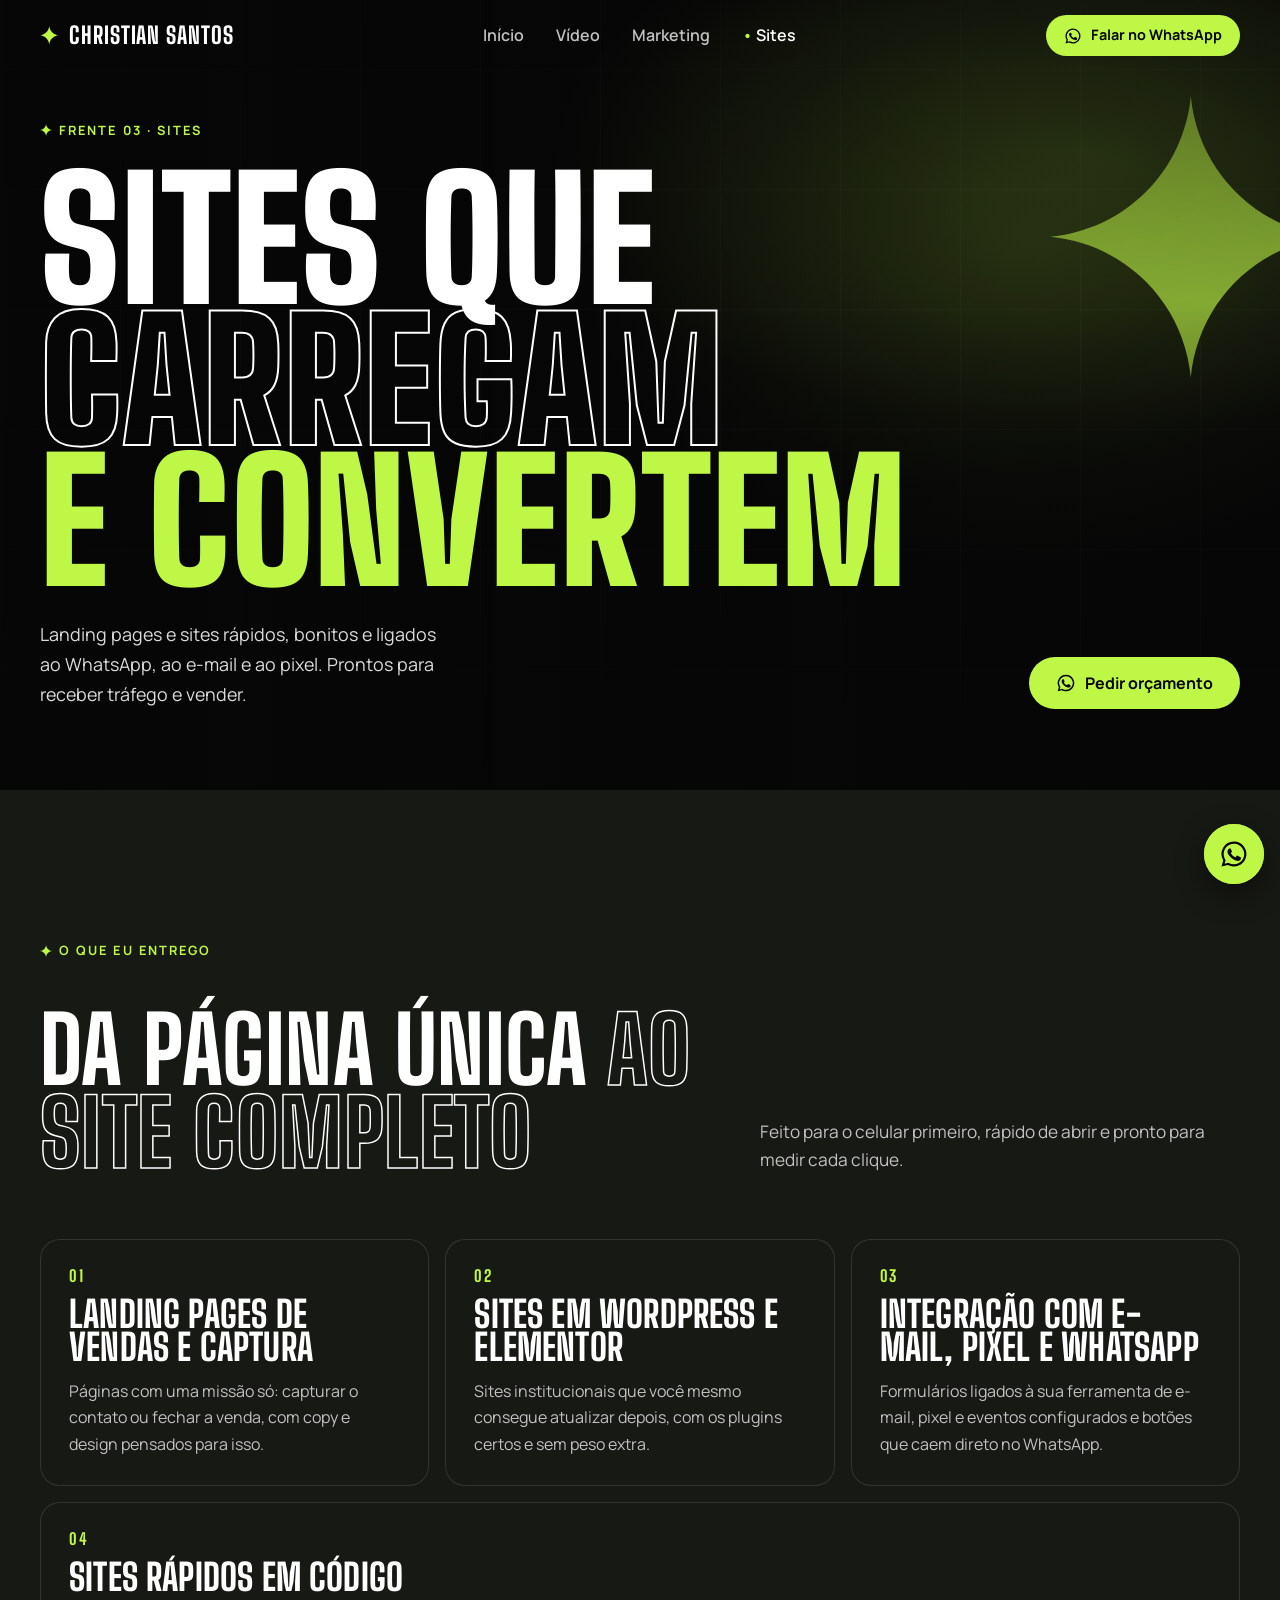
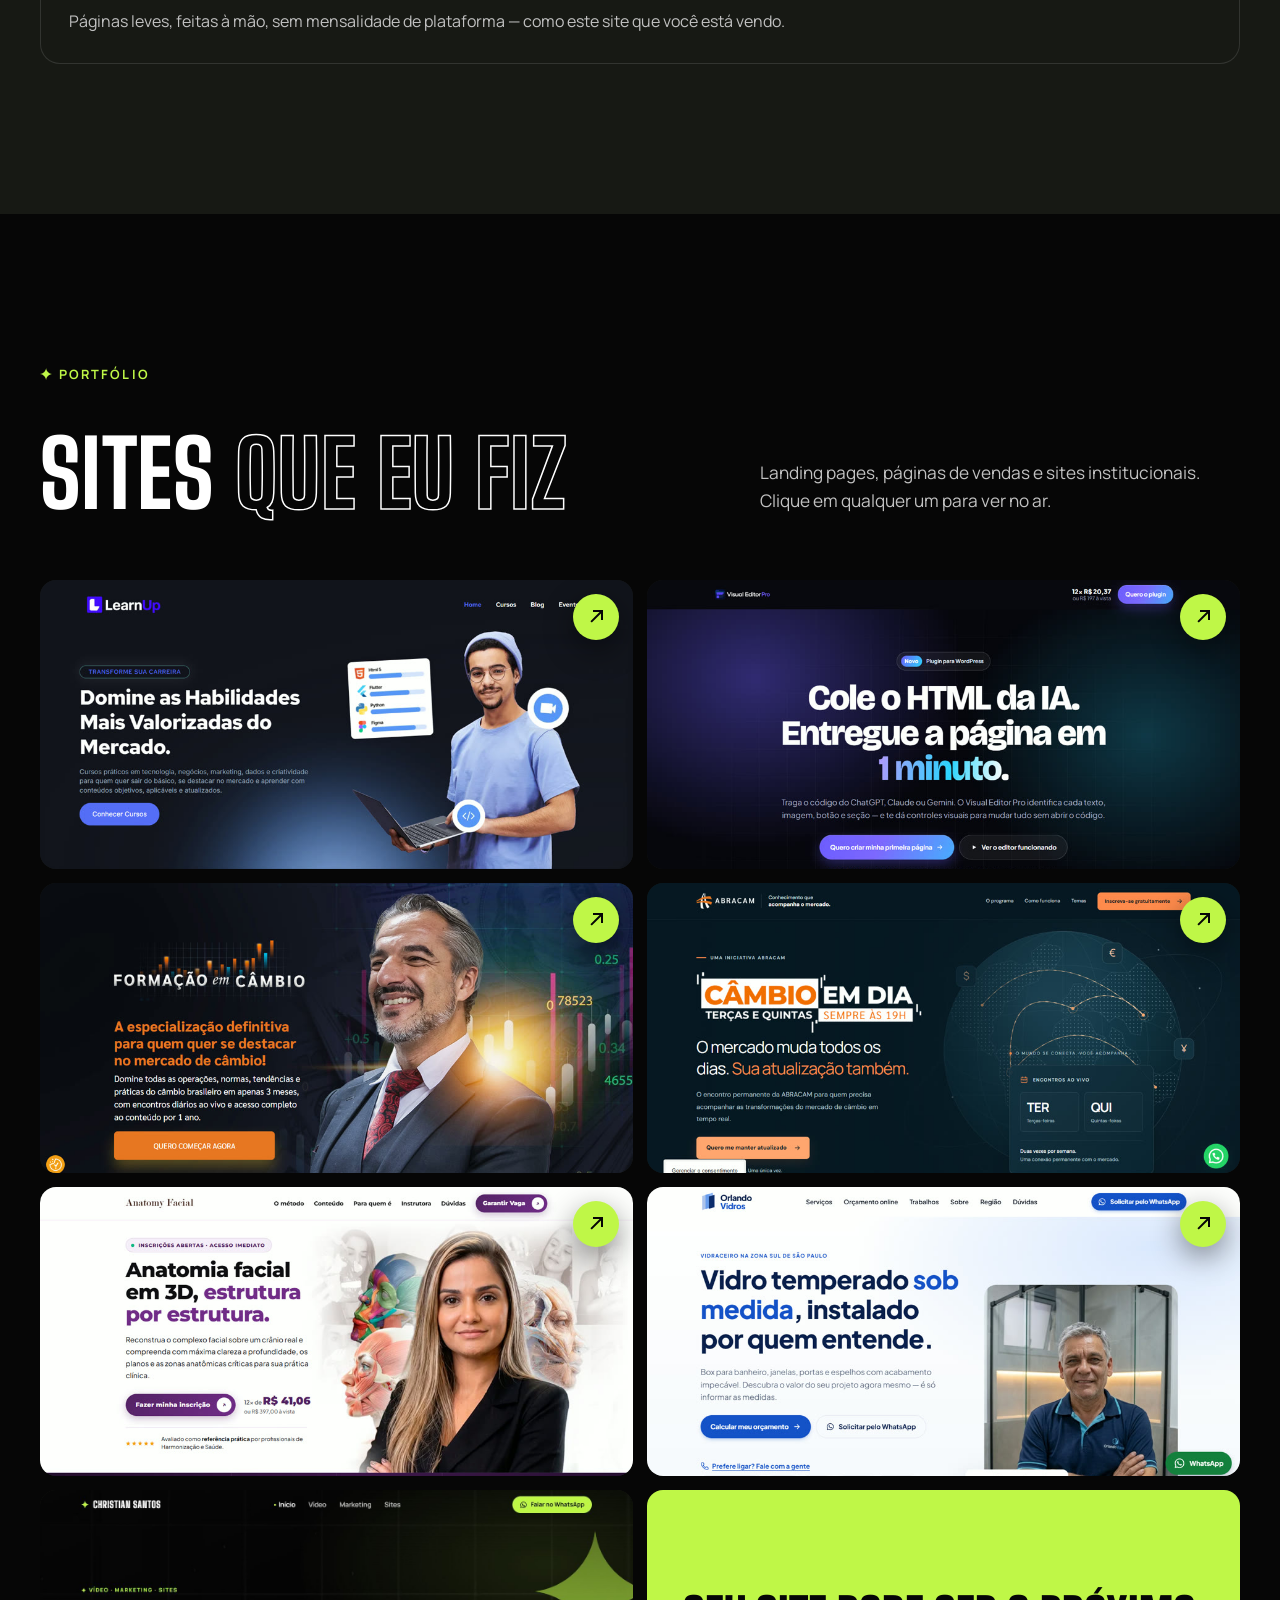
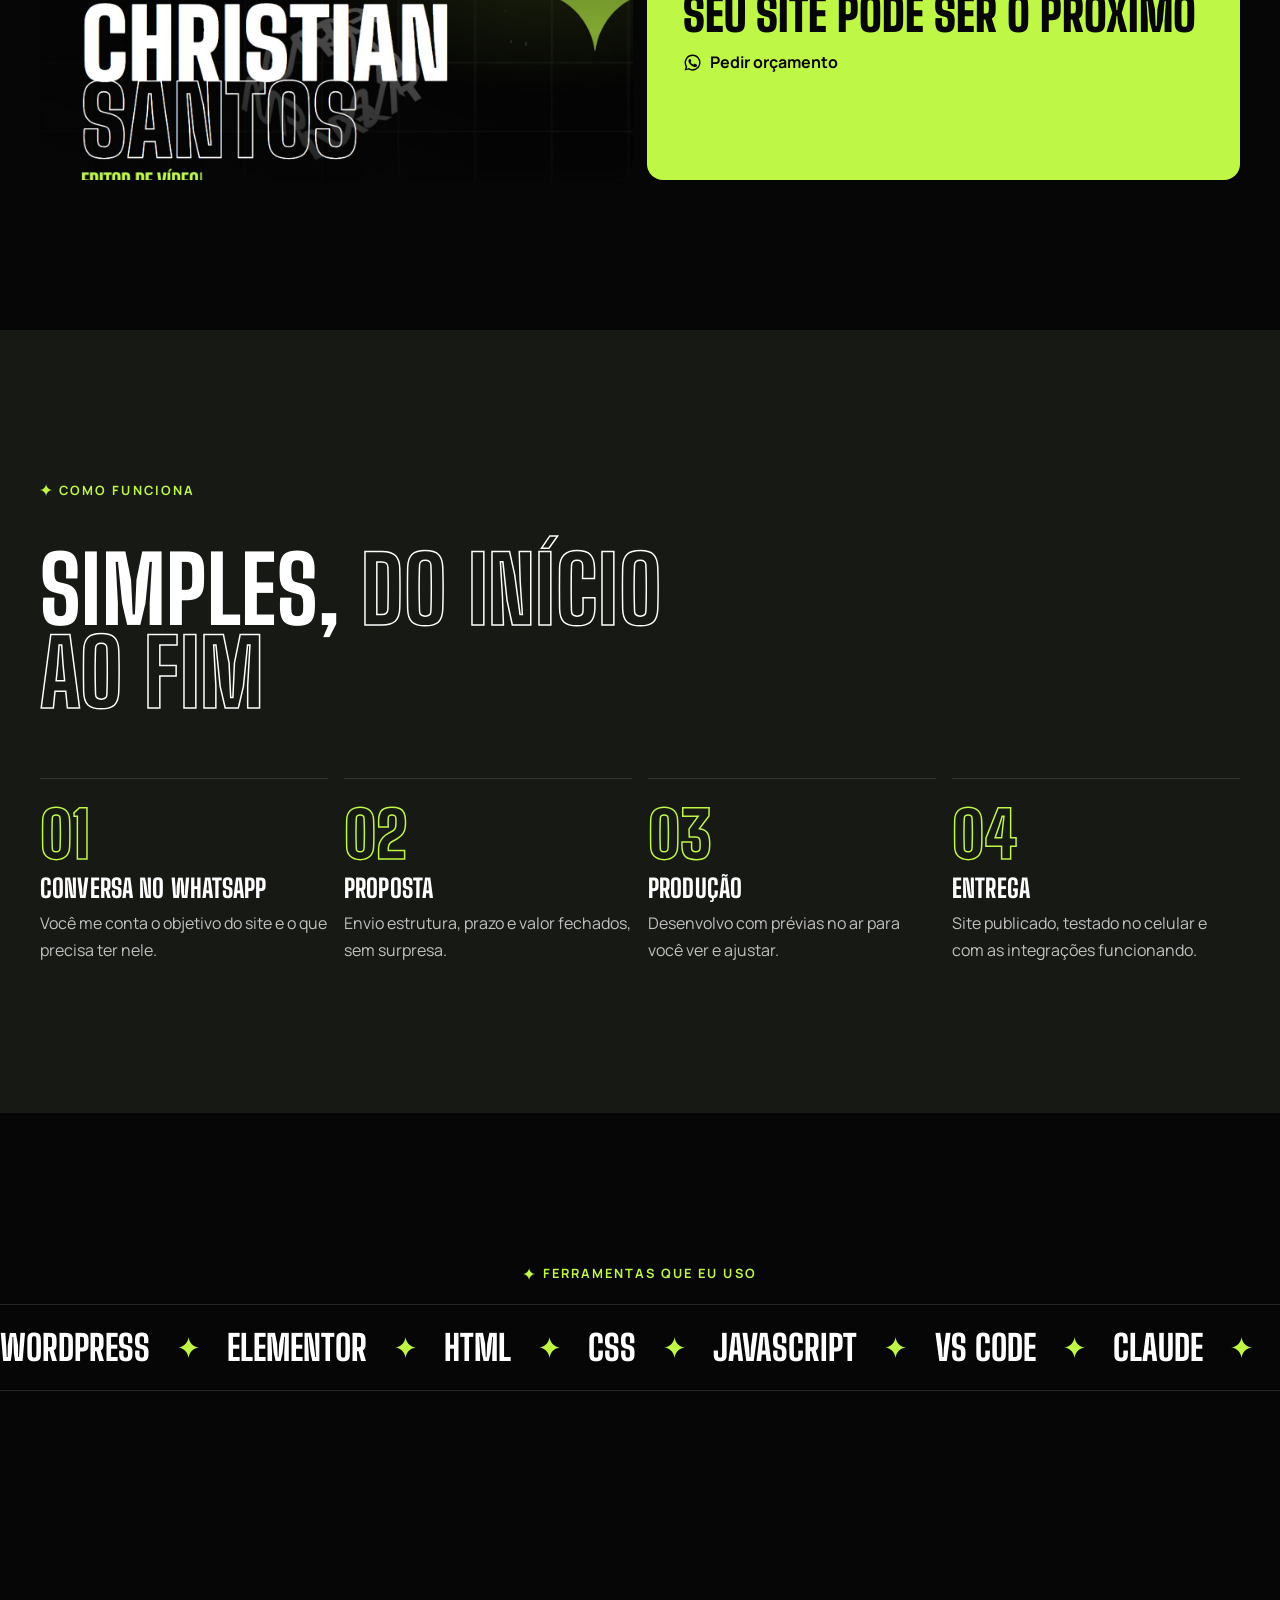
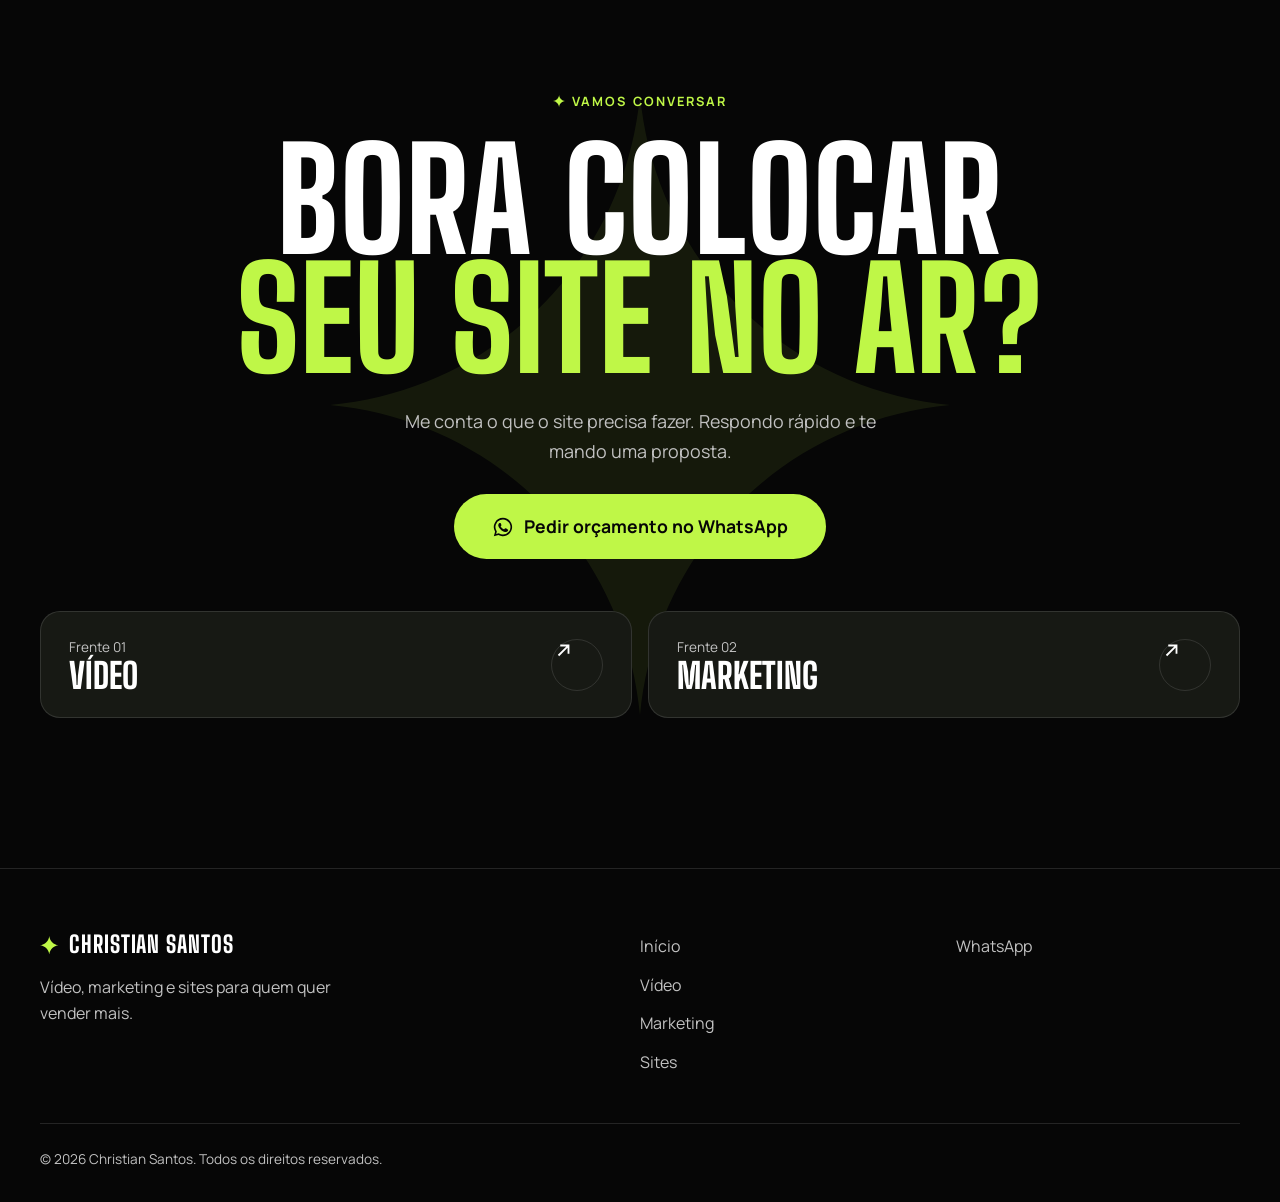
<file: sites/index.html>
<!doctype html>
<html lang="pt-BR" data-pagina="sites" data-base="../">
<head>
  <meta charset="utf-8">
  <meta name="viewport" content="width=device-width, initial-scale=1">
  <title>Sites · Christian Santos — landing pages, WordPress e sites rápidos</title>
  <meta name="description" content="Landing pages de vendas e captura, sites em WordPress e Elementor e sites rápidos em código, integrados ao WhatsApp, ao e-mail e ao pixel. Peça um orçamento.">
  <meta name="theme-color" content="#060606">
  <meta property="og:type" content="website">
  <meta property="og:locale" content="pt_BR">
  <meta property="og:title" content="Sites · Christian Santos — landing pages, WordPress e sites rápidos">
  <meta property="og:description" content="Landing pages de vendas e captura, sites em WordPress e Elementor e sites rápidos em código, integrados ao WhatsApp, ao e-mail e ao pixel. Peça um orçamento.">
  <meta property="og:url" content="https://cfrancez.github.io/christian-santos/sites/">
  <meta property="og:image" content="https://cfrancez.github.io/christian-santos/assets/img/compartilhar.jpg?v=3">
  <meta property="og:image:width" content="1200">
  <meta property="og:image:height" content="630">
  <meta name="twitter:card" content="summary_large_image">
  <meta name="twitter:image" content="https://cfrancez.github.io/christian-santos/assets/img/compartilhar.jpg?v=3">
  <link rel="icon" href="../assets/img/favicon.svg" type="image/svg+xml">
  <link rel="preconnect" href="https://fonts.googleapis.com">
  <link rel="preconnect" href="https://fonts.gstatic.com" crossorigin>
  <link rel="stylesheet" href="https://fonts.googleapis.com/css2?family=Big+Shoulders+Display:wght@600;700;800;900&family=Manrope:wght@400;500;600;700;800&display=swap">
  <link rel="stylesheet" href="../assets/css/style.css">
  <script type="module" src="../assets/js/main.js"></script>
</head>
<body>
  <svg width="0" height="0" style="position:absolute" aria-hidden="true">
    <symbol id="i-estrela" viewBox="0 0 24 24"><path d="M12 0c.6 6.4 5.6 11.4 12 12-6.4.6-11.4 5.6-12 12-.6-6.4-5.6-11.4-12-12C6.4 11.4 11.4 6.4 12 0Z"/></symbol>
    <symbol id="i-seta" viewBox="0 0 24 24"><path d="M6.4 16.2 15.6 7H9V5h10v10h-2V8.4l-9.2 9.2-1.4-1.4Z"/></symbol>
    <symbol id="i-fechar" viewBox="0 0 24 24"><path d="M6.4 5 12 10.6 17.6 5 19 6.4 13.4 12l5.6 5.6-1.4 1.4-5.6-5.6L6.4 19 5 17.6l5.6-5.6L5 6.4 6.4 5Z"/></symbol>
    <symbol id="i-play" viewBox="0 0 24 24"><path d="M8 5.5v13a1 1 0 0 0 1.5.9l10.4-6.5a1 1 0 0 0 0-1.8L9.5 4.6A1 1 0 0 0 8 5.5Z"/></symbol>
    <symbol id="i-whatsapp" viewBox="0 0 24 24"><path d="M12 2a10 10 0 0 0-8.6 15.1L2 22l5-1.3A10 10 0 1 0 12 2Zm0 18.2a8.2 8.2 0 0 1-4.2-1.1l-.3-.2-3 .8.8-2.9-.2-.3A8.2 8.2 0 1 1 12 20.2Zm4.5-6.1c-.2-.1-1.5-.7-1.7-.8-.2-.1-.4-.1-.6.1l-.8 1c-.1.2-.3.2-.5.1a6.7 6.7 0 0 1-3.3-2.9c-.3-.4.2-.4.7-1.4.1-.1 0-.3 0-.4l-.8-1.8c-.2-.5-.4-.4-.6-.4h-.5a1 1 0 0 0-.7.3 3 3 0 0 0-.9 2.2c0 1.3.9 2.5 1.1 2.7.1.2 1.8 2.8 4.5 4 1.7.7 2.4.8 3.2.7.5-.1 1.5-.6 1.8-1.3.2-.6.2-1.1.2-1.3-.1-.1-.3-.2-.5-.3Z"/></symbol>
  </svg>

  <a class="pular" href="#conteudo">Pular para o conteúdo</a>

  <header class="topo">
    <div class="container">
      <a class="marca" href="../"><svg class="icone"><use href="#i-estrela"/></svg>Christian Santos</a>
      <nav id="menu" aria-label="Páginas">
        <a href="../">Início</a>
        <a href="../video/">Vídeo</a>
        <a href="../marketing/">Marketing</a>
        <a href="./" aria-current="page">Sites</a>
      </nav>
      <div class="topo-acoes">
        <a class="botao botao--primario topo-cta" href="https://wa.me/5511986174142" data-whatsapp aria-label="Falar no WhatsApp">
          <svg class="icone"><use href="#i-whatsapp"/></svg><span>Falar no WhatsApp</span>
        </a>
        <button class="menu-botao" type="button" aria-expanded="false" aria-controls="menu" aria-label="Abrir menu">
          <span></span><span></span>
        </button>
      </div>
    </div>
  </header>

  <main id="conteudo">
    <section class="capa capa--servico capa--sem-video">
      <video class="capa-video" muted loop playsinline preload="none" aria-hidden="true"></video>
      <svg class="capa-estrela" aria-hidden="true"><use href="#i-estrela"/></svg>
      <div class="container capa-conteudo">
        <span class="sobretitulo"><svg class="icone"><use href="#i-estrela"/></svg>Frente 03 · Sites</span>
        <h1>Sites que <span class="contorno">carregam</span><br><span class="destaque">e convertem</span></h1>
        <div class="capa-rodape">
          <p>Landing pages e sites rápidos, bonitos e ligados ao WhatsApp, ao e-mail e ao pixel. Prontos para receber tráfego e vender.</p>
          <div class="capa-acoes">
            <a class="botao botao--fantasma" href="#reel" data-abrir-reel>
              <svg class="icone"><use href="#i-play"/></svg>Assistir reel
            </a>
            <a class="botao botao--primario" href="https://wa.me/5511986174142" data-whatsapp>
              <svg class="icone"><use href="#i-whatsapp"/></svg>Pedir orçamento
            </a>
          </div>
        </div>
      </div>
    </section>

    <section class="secao" id="reel">
      <div class="container">
        <div class="secao-cabeca revelar">
          <span class="sobretitulo"><svg class="icone"><use href="#i-estrela"/></svg>Reel</span>
          <h2>Sites <span class="contorno">no ar</span></h2>
        </div>
        <div class="reel-player revelar">
          <video data-reel controls playsinline preload="none"></video>
        </div>
      </div>
    </section>

    <section class="secao secao--bloco" id="servicos">
      <div class="container">
        <div class="secao-cabeca revelar">
          <span class="sobretitulo"><svg class="icone"><use href="#i-estrela"/></svg>O que eu entrego</span>
          <h2>Da página única <span class="contorno">ao site completo</span></h2>
          <p>Feito para o celular primeiro, rápido de abrir e pronto para medir cada clique.</p>
        </div>
        <div class="servicos">
          <article class="servico revelar">
            <span class="servico-numero">01</span>
            <h3>Landing pages de vendas e captura</h3>
            <p>Páginas com uma missão só: capturar o contato ou fechar a venda, com copy e design pensados para isso.</p>
          </article>
          <article class="servico revelar">
            <span class="servico-numero">02</span>
            <h3>Sites em WordPress e Elementor</h3>
            <p>Sites institucionais que você mesmo consegue atualizar depois, com os plugins certos e sem peso extra.</p>
          </article>
          <article class="servico revelar">
            <span class="servico-numero">03</span>
            <h3>Integração com e-mail, pixel e WhatsApp</h3>
            <p>Formulários ligados à sua ferramenta de e-mail, pixel e eventos configurados e botões que caem direto no WhatsApp.</p>
          </article>
          <article class="servico revelar">
            <span class="servico-numero">04</span>
            <h3>Sites rápidos em código</h3>
            <p>Páginas leves, feitas à mão, sem mensalidade de plataforma — como este site que você está vendo.</p>
          </article>
        </div>
      </div>
    </section>

    <section class="secao" id="portfolio">
      <div class="container">
        <div class="secao-cabeca revelar">
          <span class="sobretitulo"><svg class="icone"><use href="#i-estrela"/></svg>Portfólio</span>
          <h2>Sites <span class="contorno">que eu fiz</span></h2>
          <p>Landing pages, páginas de vendas e sites institucionais. Clique em qualquer um para ver no ar.</p>
        </div>
        <div class="mosaico" data-mosaico>
          <a class="mosaico-cta" href="https://wa.me/5511986174142" data-whatsapp>
            <strong>Seu site pode ser o próximo</strong>
            <span><svg class="icone"><use href="#i-whatsapp"/></svg>Pedir orçamento</span>
          </a>
        </div>
      </div>
    </section>

    <section class="secao secao--bloco" id="como-funciona">
      <div class="container">
        <div class="secao-cabeca revelar">
          <span class="sobretitulo"><svg class="icone"><use href="#i-estrela"/></svg>Como funciona</span>
          <h2>Simples, <span class="contorno">do início ao fim</span></h2>
        </div>
        <ol class="passos revelar">
          <li><h3>Conversa no WhatsApp</h3><p>Você me conta o objetivo do site e o que precisa ter nele.</p></li>
          <li><h3>Proposta</h3><p>Envio estrutura, prazo e valor fechados, sem surpresa.</p></li>
          <li><h3>Produção</h3><p>Desenvolvo com prévias no ar para você ver e ajustar.</p></li>
          <li><h3>Entrega</h3><p>Site publicado, testado no celular e com as integrações funcionando.</p></li>
        </ol>
      </div>
    </section>

    <section class="secao ferramentas" aria-label="Ferramentas">
      <span class="sobretitulo"><svg class="icone"><use href="#i-estrela"/></svg>Ferramentas que eu uso</span>
      <div class="faixa faixa--escura">
        <div class="faixa-trilho">
          <div class="faixa-grupo">
            <span>WordPress</span><svg class="icone"><use href="#i-estrela"/></svg>
            <span>Elementor</span><svg class="icone"><use href="#i-estrela"/></svg>
            <span>HTML</span><svg class="icone"><use href="#i-estrela"/></svg>
            <span>CSS</span><svg class="icone"><use href="#i-estrela"/></svg>
            <span>JavaScript</span><svg class="icone"><use href="#i-estrela"/></svg>
            <span>VS Code</span><svg class="icone"><use href="#i-estrela"/></svg>
            <span>Claude</span><svg class="icone"><use href="#i-estrela"/></svg>
            <span>Codex</span><svg class="icone"><use href="#i-estrela"/></svg>
          </div>
          <div class="faixa-grupo" aria-hidden="true">
            <span>WordPress</span><svg class="icone"><use href="#i-estrela"/></svg>
            <span>Elementor</span><svg class="icone"><use href="#i-estrela"/></svg>
            <span>HTML</span><svg class="icone"><use href="#i-estrela"/></svg>
            <span>CSS</span><svg class="icone"><use href="#i-estrela"/></svg>
            <span>JavaScript</span><svg class="icone"><use href="#i-estrela"/></svg>
            <span>VS Code</span><svg class="icone"><use href="#i-estrela"/></svg>
            <span>Claude</span><svg class="icone"><use href="#i-estrela"/></svg>
            <span>Codex</span><svg class="icone"><use href="#i-estrela"/></svg>
          </div>
        </div>
      </div>
    </section>

    <section class="secao chamada" id="contato">
      <svg class="chamada-estrela" aria-hidden="true"><use href="#i-estrela"/></svg>
      <div class="container revelar">
        <span class="sobretitulo"><svg class="icone"><use href="#i-estrela"/></svg>Vamos conversar</span>
        <h2>Bora colocar<br><span class="destaque">seu site no ar?</span></h2>
        <p>Me conta o que o site precisa fazer. Respondo rápido e te mando uma proposta.</p>
        <a class="botao botao--primario botao--grande" href="https://wa.me/5511986174142" data-whatsapp>
          <svg class="icone"><use href="#i-whatsapp"/></svg>Pedir orçamento no WhatsApp
        </a>
        <div class="outras">
          <a class="outra" href="../video/"><div><span>Frente 01</span><strong>Vídeo</strong></div><span class="frente-seta"><svg class="icone"><use href="#i-seta"/></svg></span></a>
          <a class="outra" href="../marketing/"><div><span>Frente 02</span><strong>Marketing</strong></div><span class="frente-seta"><svg class="icone"><use href="#i-seta"/></svg></span></a>
        </div>
      </div>
    </section>
  </main>

  <footer class="rodape">
    <div class="container">
      <div class="rodape-grade">
        <div>
          <a class="marca" href="../"><svg class="icone"><use href="#i-estrela"/></svg>Christian Santos</a>
          <p>Vídeo, marketing e sites para quem quer vender mais.</p>
        </div>
        <nav aria-label="Páginas no rodapé">
          <a href="../">Início</a>
          <a href="../video/">Vídeo</a>
          <a href="../marketing/">Marketing</a>
          <a href="./">Sites</a>
        </nav>
        <div class="rodape-redes">
          <a href="https://wa.me/5511986174142" data-whatsapp>WhatsApp</a>
          <a data-rede="instagram" href="#">Instagram</a>
          <a data-rede="youtube" href="#">YouTube</a>
          <a data-rede="linkedin" href="#">LinkedIn</a>
        </div>
      </div>
      <p class="rodape-fim">© 2026 Christian Santos. Todos os direitos reservados.</p>
    </div>
  </footer>

  <a class="whatsapp-flutuante" href="https://wa.me/5511986174142" data-whatsapp aria-label="Falar no WhatsApp">
    <svg class="icone"><use href="#i-whatsapp"/></svg>
  </a>
</body>
</html>
</file>
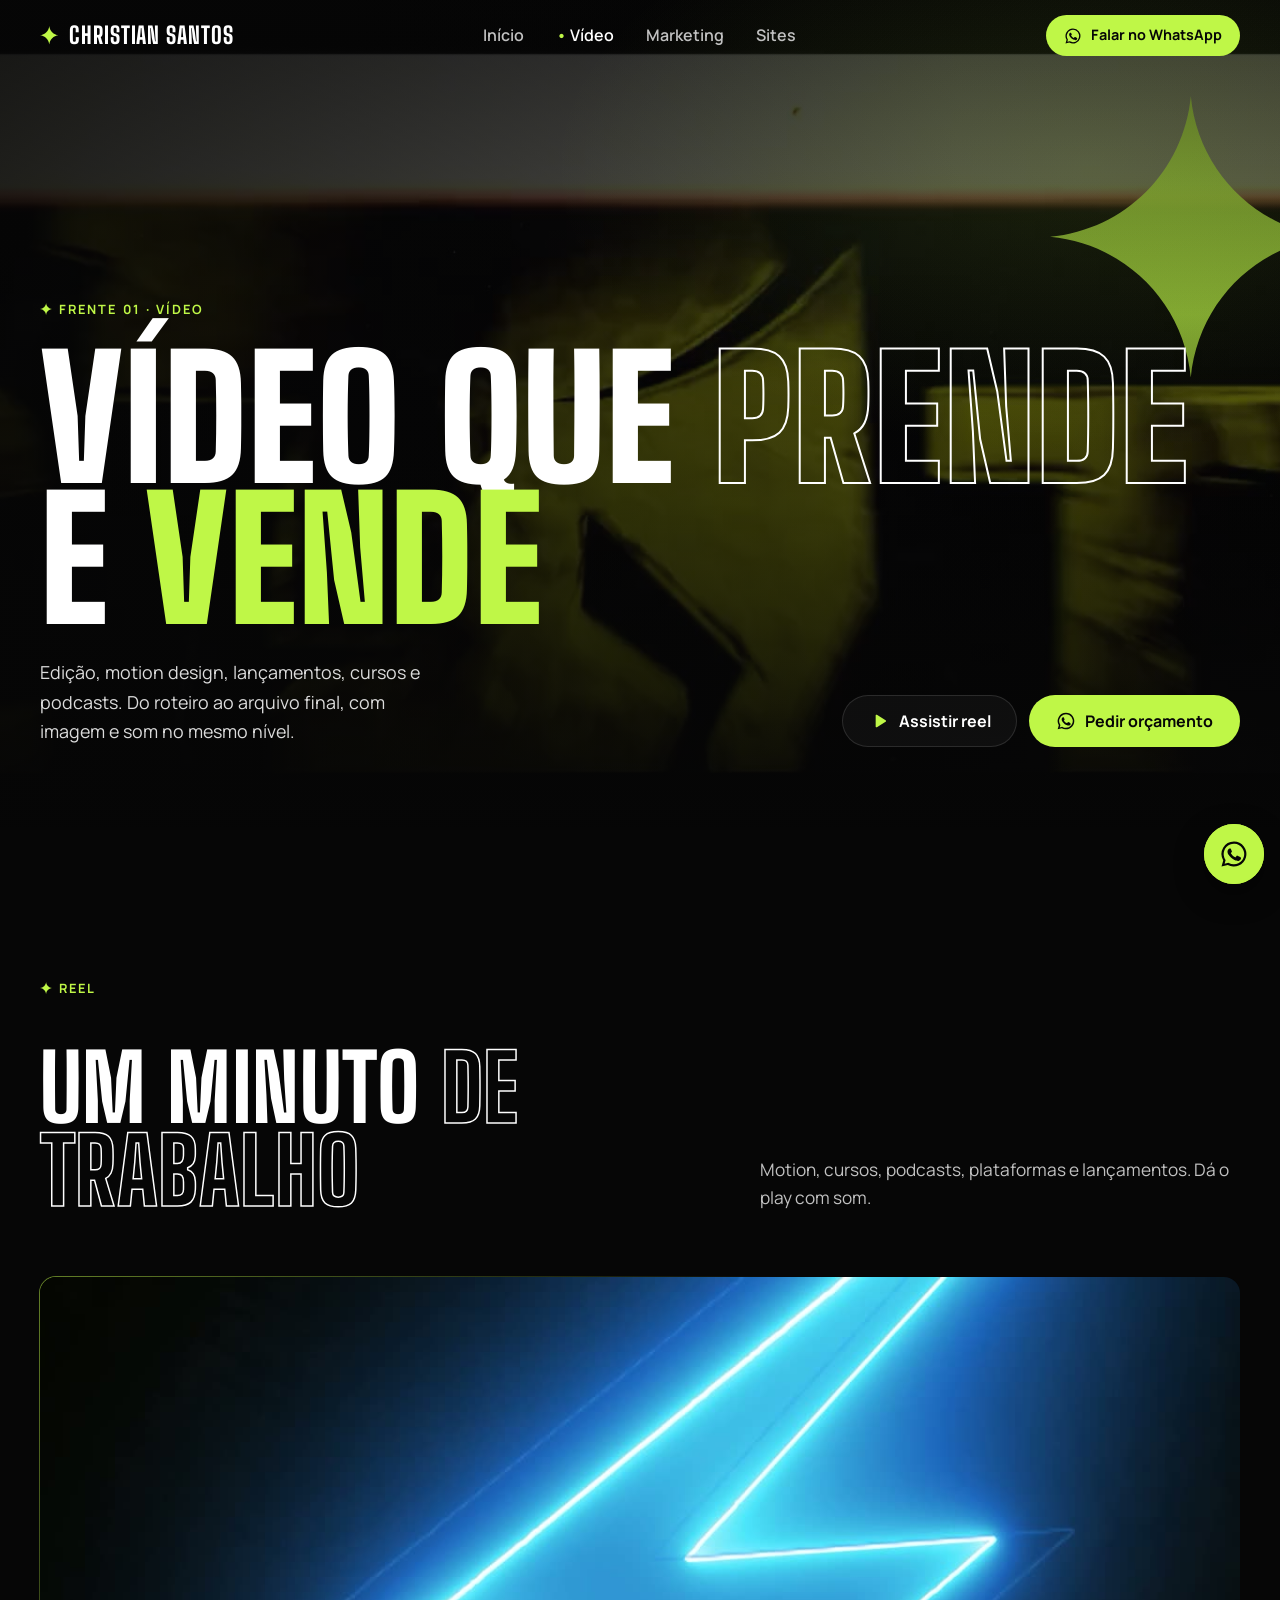
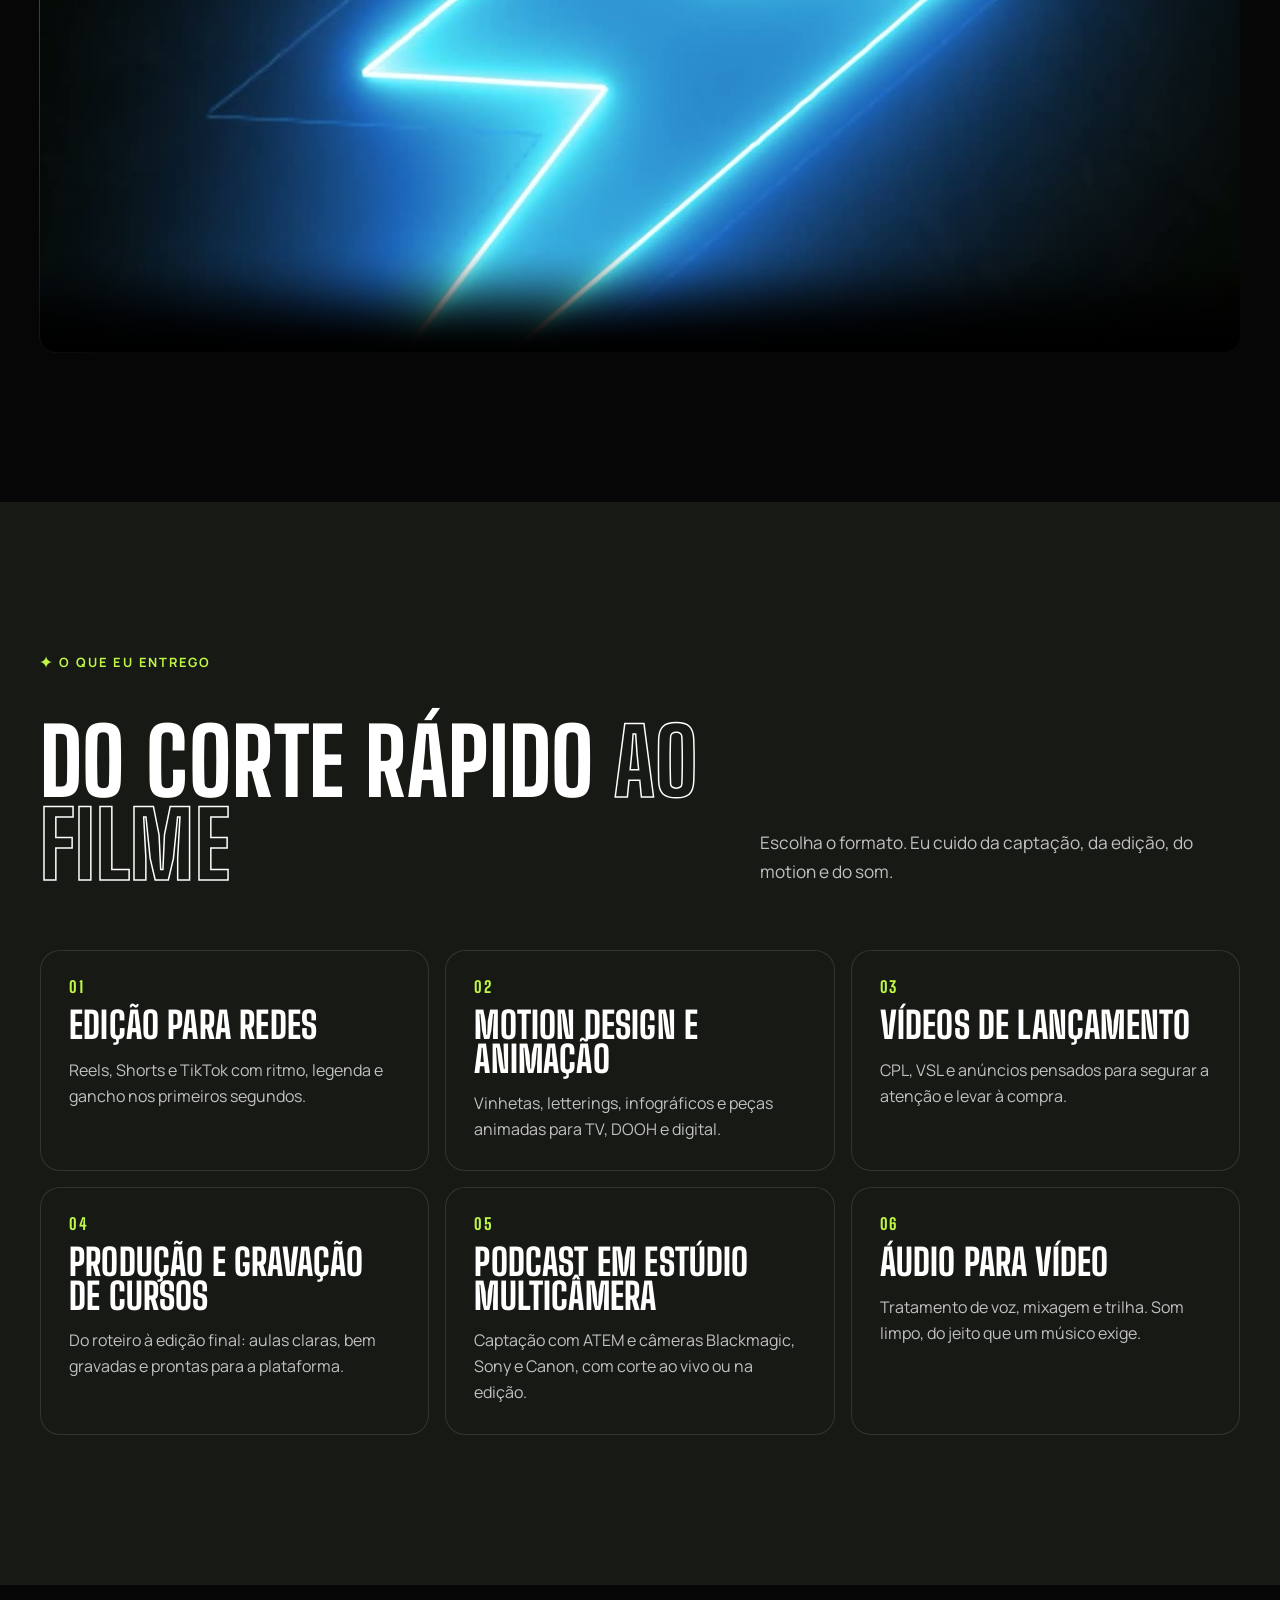
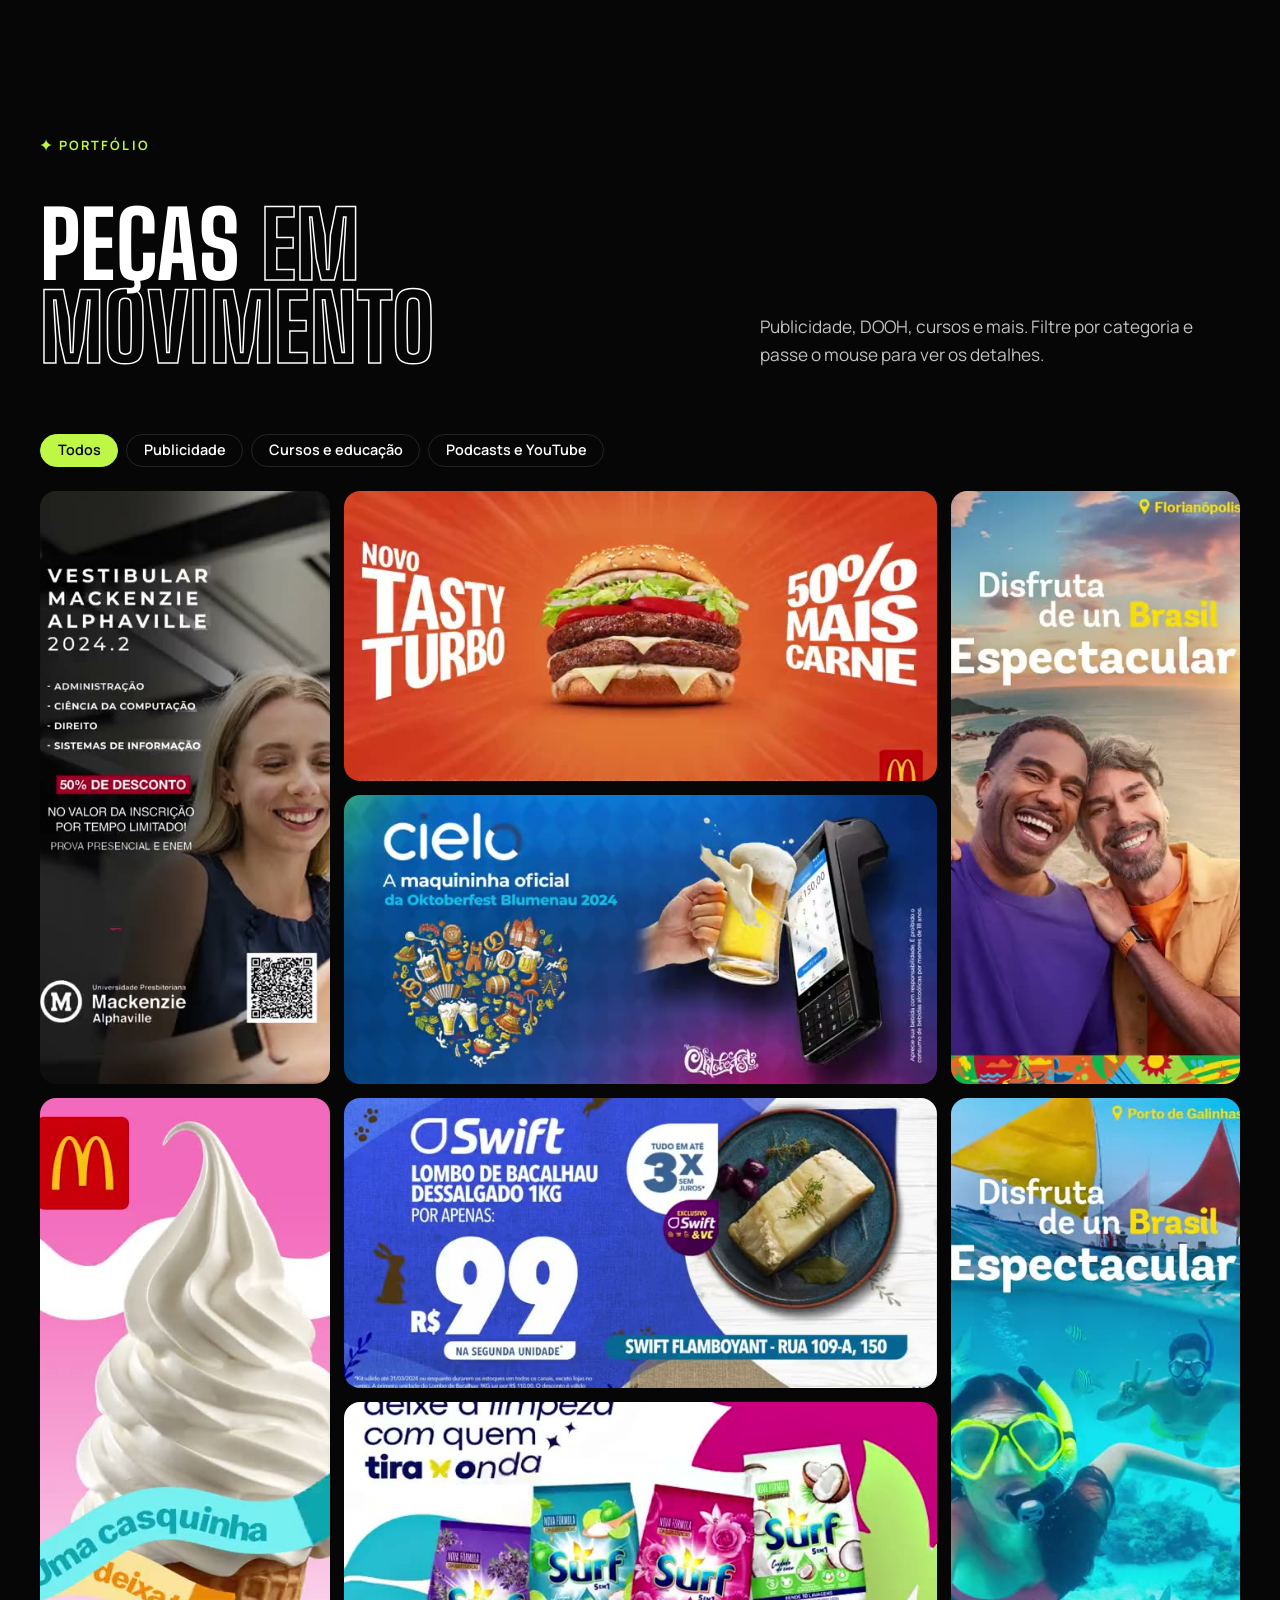
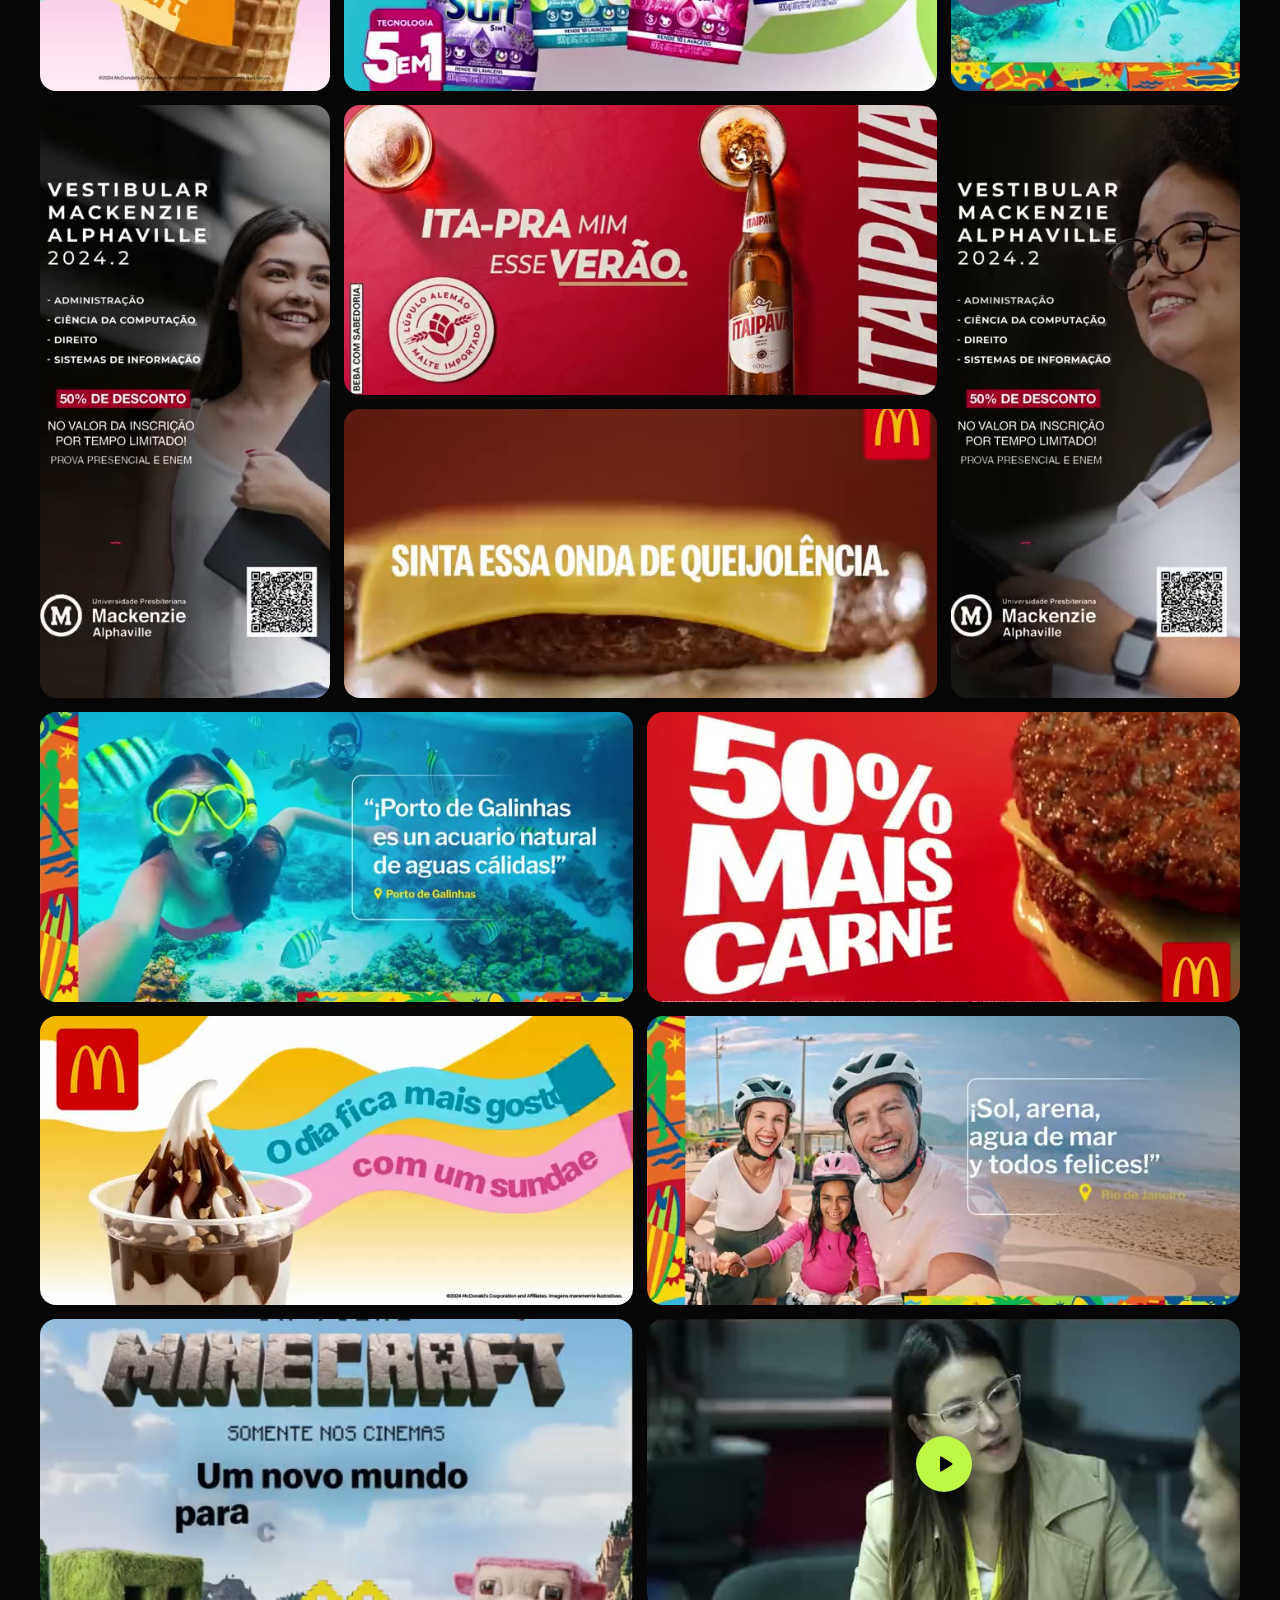
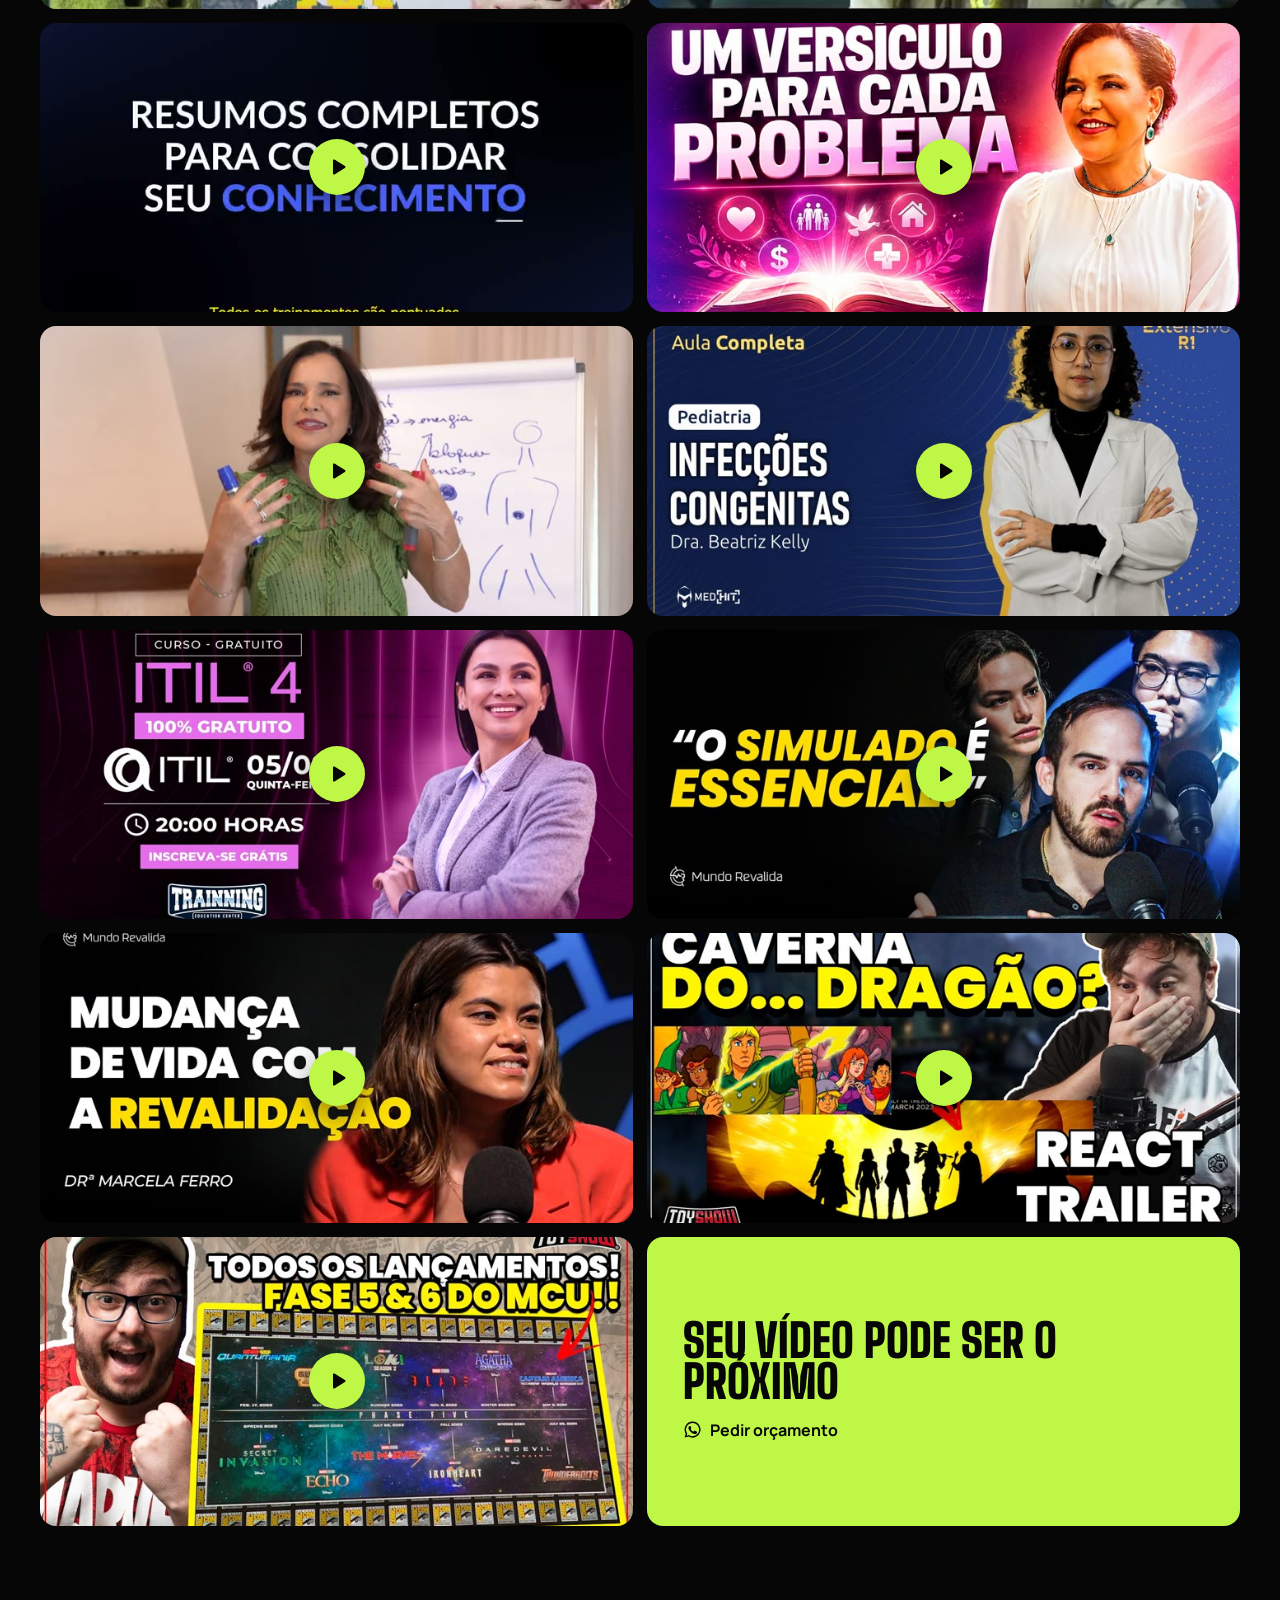
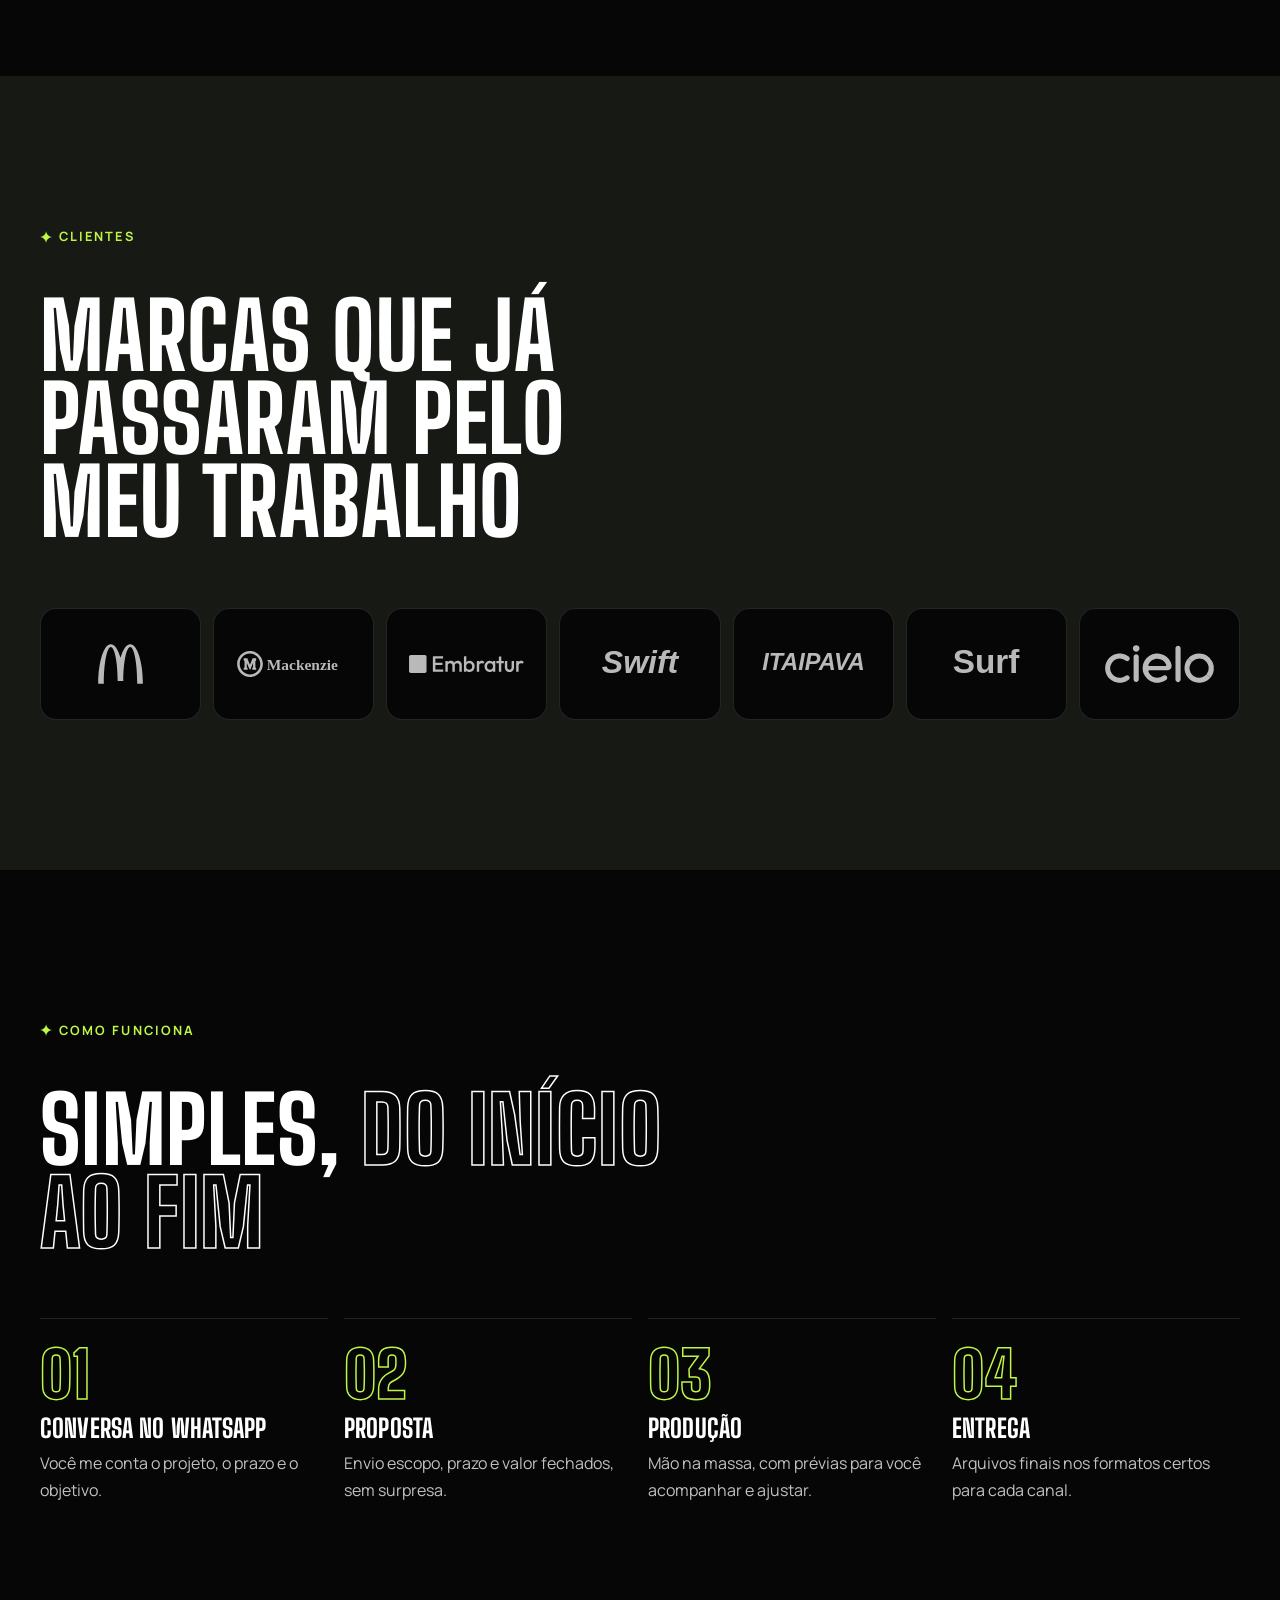
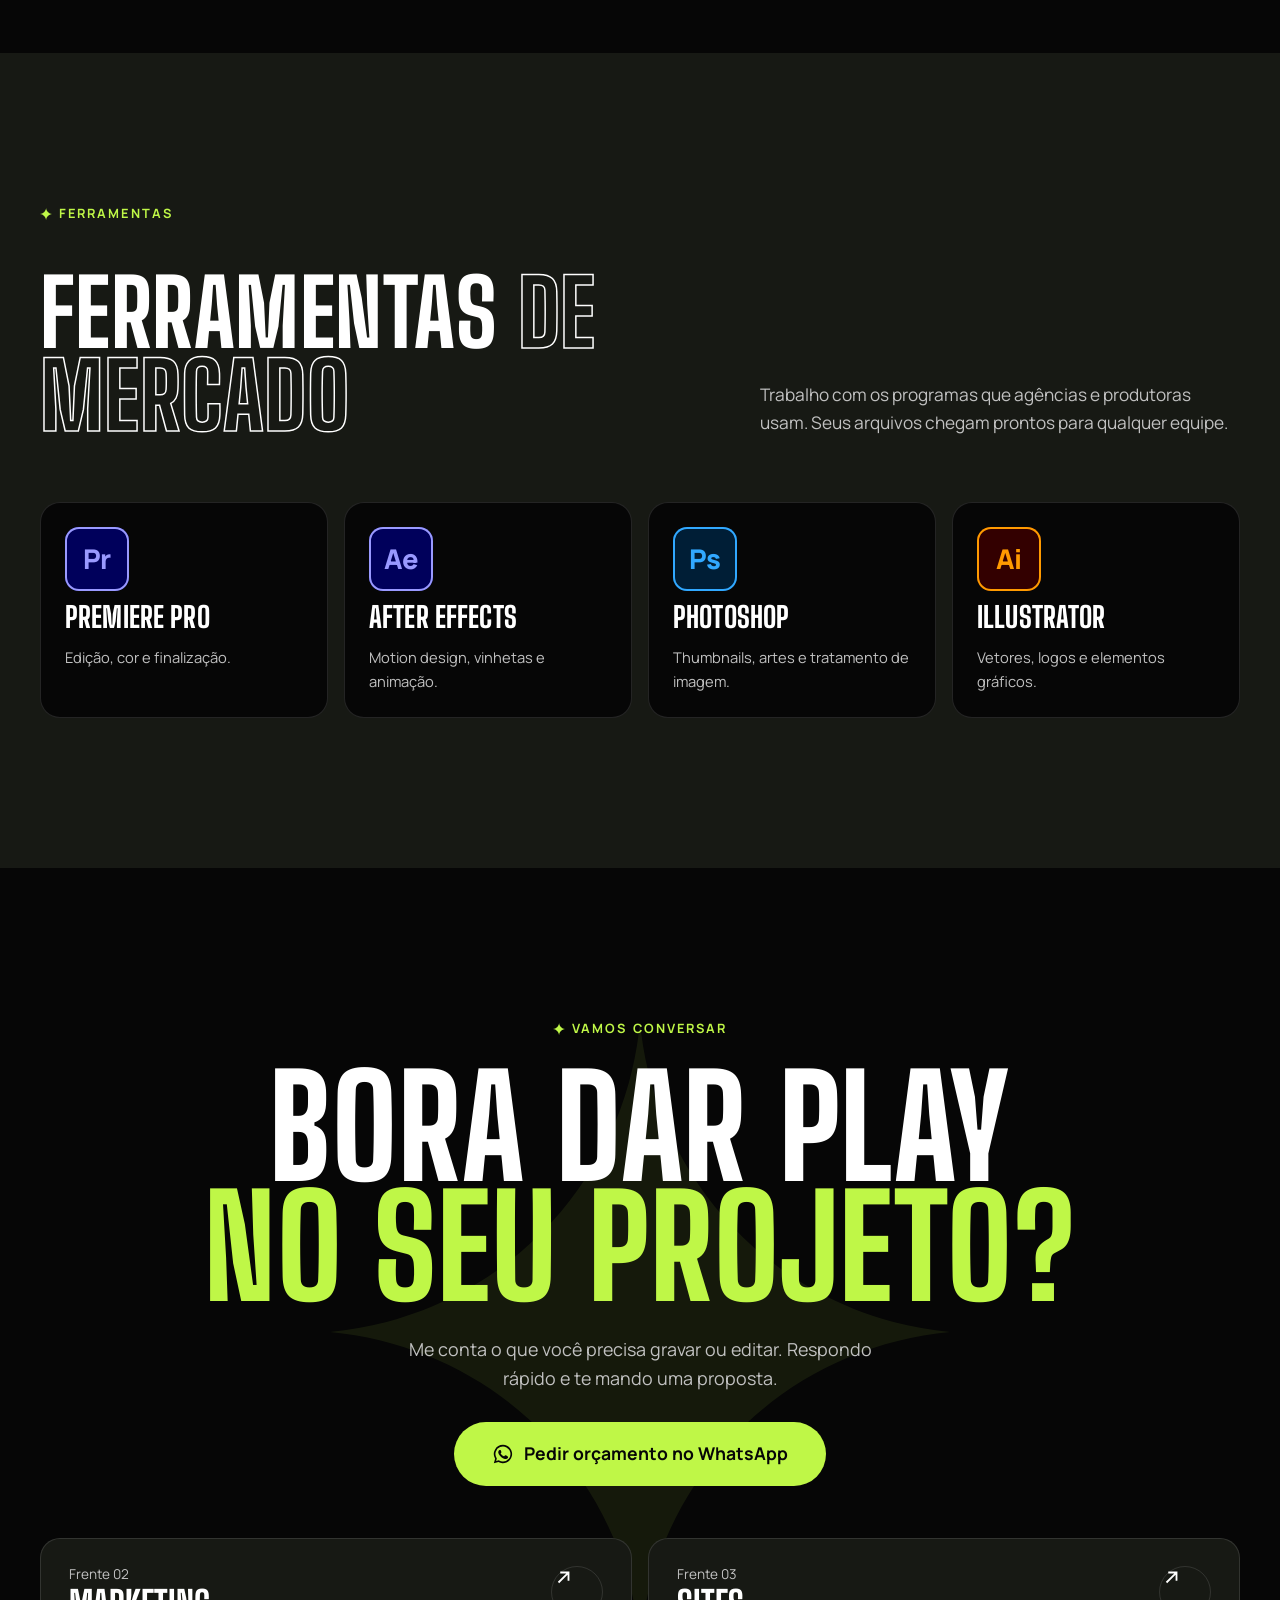
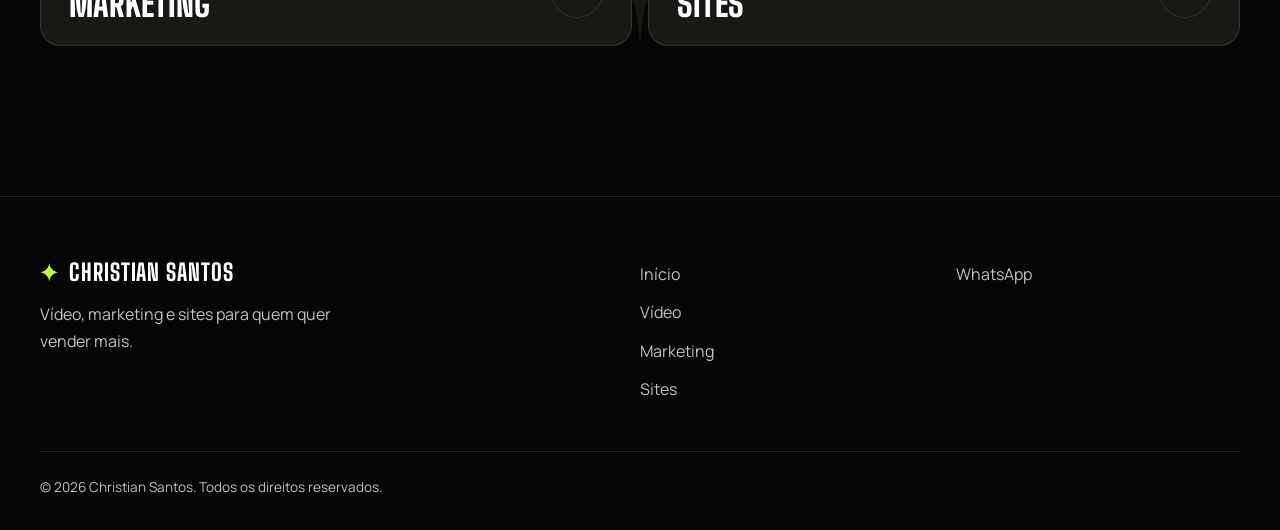
<file: video/index.html>
<!doctype html>
<html lang="pt-BR" data-pagina="video" data-base="../">
<head>
  <meta charset="utf-8">
  <meta name="viewport" content="width=device-width, initial-scale=1">
  <title>Vídeo · Christian Santos — edição, motion, CPL, VSL e podcasts</title>
  <meta name="description" content="Edição para redes, motion design, CPL, VSL, anúncios, cursos e podcasts em estúdio. Vídeos que prendem a atenção e vendem. Peça um orçamento no WhatsApp.">
  <meta name="theme-color" content="#060606">
  <meta property="og:type" content="website">
  <meta property="og:locale" content="pt_BR">
  <meta property="og:title" content="Vídeo · Christian Santos — edição, motion, CPL, VSL e podcasts">
  <meta property="og:description" content="Edição para redes, motion design, CPL, VSL, anúncios, cursos e podcasts em estúdio. Vídeos que prendem a atenção e vendem. Peça um orçamento no WhatsApp.">
  <meta property="og:url" content="https://cfrancez.github.io/christian-santos/video/">
  <meta property="og:image" content="https://cfrancez.github.io/christian-santos/assets/img/compartilhar.jpg?v=3">
  <meta property="og:image:width" content="1200">
  <meta property="og:image:height" content="630">
  <meta name="twitter:card" content="summary_large_image">
  <meta name="twitter:image" content="https://cfrancez.github.io/christian-santos/assets/img/compartilhar.jpg?v=3">
  <link rel="icon" href="../assets/img/favicon.svg" type="image/svg+xml">
  <link rel="preconnect" href="https://fonts.googleapis.com">
  <link rel="preconnect" href="https://fonts.gstatic.com" crossorigin>
  <link rel="stylesheet" href="https://fonts.googleapis.com/css2?family=Big+Shoulders+Display:wght@600;700;800;900&family=Manrope:wght@400;500;600;700;800&display=swap">
  <link rel="stylesheet" href="../assets/css/style.css">
  <script type="module" src="../assets/js/main.js"></script>
</head>
<body>
  <svg width="0" height="0" style="position:absolute" aria-hidden="true">
    <symbol id="i-estrela" viewBox="0 0 24 24"><path d="M12 0c.6 6.4 5.6 11.4 12 12-6.4.6-11.4 5.6-12 12-.6-6.4-5.6-11.4-12-12C6.4 11.4 11.4 6.4 12 0Z"/></symbol>
    <symbol id="i-seta" viewBox="0 0 24 24"><path d="M6.4 16.2 15.6 7H9V5h10v10h-2V8.4l-9.2 9.2-1.4-1.4Z"/></symbol>
    <symbol id="i-fechar" viewBox="0 0 24 24"><path d="M6.4 5 12 10.6 17.6 5 19 6.4 13.4 12l5.6 5.6-1.4 1.4-5.6-5.6L6.4 19 5 17.6l5.6-5.6L5 6.4 6.4 5Z"/></symbol>
    <symbol id="i-play" viewBox="0 0 24 24"><path d="M8 5.5v13a1 1 0 0 0 1.5.9l10.4-6.5a1 1 0 0 0 0-1.8L9.5 4.6A1 1 0 0 0 8 5.5Z"/></symbol>
    <symbol id="i-whatsapp" viewBox="0 0 24 24"><path d="M12 2a10 10 0 0 0-8.6 15.1L2 22l5-1.3A10 10 0 1 0 12 2Zm0 18.2a8.2 8.2 0 0 1-4.2-1.1l-.3-.2-3 .8.8-2.9-.2-.3A8.2 8.2 0 1 1 12 20.2Zm4.5-6.1c-.2-.1-1.5-.7-1.7-.8-.2-.1-.4-.1-.6.1l-.8 1c-.1.2-.3.2-.5.1a6.7 6.7 0 0 1-3.3-2.9c-.3-.4.2-.4.7-1.4.1-.1 0-.3 0-.4l-.8-1.8c-.2-.5-.4-.4-.6-.4h-.5a1 1 0 0 0-.7.3 3 3 0 0 0-.9 2.2c0 1.3.9 2.5 1.1 2.7.1.2 1.8 2.8 4.5 4 1.7.7 2.4.8 3.2.7.5-.1 1.5-.6 1.8-1.3.2-.6.2-1.1.2-1.3-.1-.1-.3-.2-.5-.3Z"/></symbol>
  </svg>

  <a class="pular" href="#conteudo">Pular para o conteúdo</a>

  <header class="topo">
    <div class="container">
      <a class="marca" href="../"><svg class="icone"><use href="#i-estrela"/></svg>Christian Santos</a>
      <nav id="menu" aria-label="Páginas">
        <a href="../">Início</a>
        <a href="./" aria-current="page">Vídeo</a>
        <a href="../marketing/">Marketing</a>
        <a href="../sites/">Sites</a>
      </nav>
      <div class="topo-acoes">
        <a class="botao botao--primario topo-cta" href="https://wa.me/5511986174142" data-whatsapp aria-label="Falar no WhatsApp">
          <svg class="icone"><use href="#i-whatsapp"/></svg><span>Falar no WhatsApp</span>
        </a>
        <button class="menu-botao" type="button" aria-expanded="false" aria-controls="menu" aria-label="Abrir menu">
          <span></span><span></span>
        </button>
      </div>
    </div>
  </header>

  <main id="conteudo">
    <section class="capa capa--servico">
      <video class="capa-video" muted loop playsinline preload="none" poster="../assets/media/capa/video.jpg" aria-hidden="true"></video>
      <svg class="capa-estrela" aria-hidden="true"><use href="#i-estrela"/></svg>
      <div class="container capa-conteudo">
        <span class="sobretitulo"><svg class="icone"><use href="#i-estrela"/></svg>Frente 01 · Vídeo</span>
        <h1>Vídeo que <span class="contorno">prende</span><br>e <span class="destaque">vende</span></h1>
        <div class="capa-rodape">
          <p>Edição, motion design, lançamentos, cursos e podcasts. Do roteiro ao arquivo final, com imagem e som no mesmo nível.</p>
          <div class="capa-acoes">
            <a class="botao botao--fantasma" href="#reel" data-abrir-reel>
              <svg class="icone"><use href="#i-play"/></svg>Assistir reel
            </a>
            <a class="botao botao--primario" href="https://wa.me/5511986174142" data-whatsapp>
              <svg class="icone"><use href="#i-whatsapp"/></svg>Pedir orçamento
            </a>
          </div>
        </div>
      </div>
    </section>

    <section class="secao" id="reel">
      <div class="container">
        <div class="secao-cabeca revelar">
          <span class="sobretitulo"><svg class="icone"><use href="#i-estrela"/></svg>Reel</span>
          <h2>Um minuto <span class="contorno">de trabalho</span></h2>
          <p>Motion, cursos, podcasts, plataformas e lançamentos. Dá o play com som.</p>
        </div>
        <div class="reel-player revelar">
          <video data-reel controls playsinline preload="none"></video>
        </div>
      </div>
    </section>

    <section class="secao secao--bloco" id="servicos">
      <div class="container">
        <div class="secao-cabeca revelar">
          <span class="sobretitulo"><svg class="icone"><use href="#i-estrela"/></svg>O que eu entrego</span>
          <h2>Do corte rápido <span class="contorno">ao filme</span></h2>
          <p>Escolha o formato. Eu cuido da captação, da edição, do motion e do som.</p>
        </div>
        <div class="servicos">
          <article class="servico revelar">
            <span class="servico-numero">01</span>
            <h3>Edição para redes</h3>
            <p>Reels, Shorts e TikTok com ritmo, legenda e gancho nos primeiros segundos.</p>
          </article>
          <article class="servico revelar">
            <span class="servico-numero">02</span>
            <h3>Motion design e animação</h3>
            <p>Vinhetas, letterings, infográficos e peças animadas para TV, DOOH e digital.</p>
          </article>
          <article class="servico revelar">
            <span class="servico-numero">03</span>
            <h3>Vídeos de lançamento</h3>
            <p>CPL, VSL e anúncios pensados para segurar a atenção e levar à compra.</p>
          </article>
          <article class="servico revelar">
            <span class="servico-numero">04</span>
            <h3>Produção e gravação de cursos</h3>
            <p>Do roteiro à edição final: aulas claras, bem gravadas e prontas para a plataforma.</p>
          </article>
          <article class="servico revelar">
            <span class="servico-numero">05</span>
            <h3>Podcast em estúdio multicâmera</h3>
            <p>Captação com ATEM e câmeras Blackmagic, Sony e Canon, com corte ao vivo ou na edição.</p>
          </article>
          <article class="servico revelar">
            <span class="servico-numero">06</span>
            <h3>Áudio para vídeo</h3>
            <p>Tratamento de voz, mixagem e trilha. Som limpo, do jeito que um músico exige.</p>
          </article>
        </div>
      </div>
    </section>

    <section class="secao" id="portfolio">
      <div class="container">
        <div class="secao-cabeca revelar">
          <span class="sobretitulo"><svg class="icone"><use href="#i-estrela"/></svg>Portfólio</span>
          <h2>Peças <span class="contorno">em movimento</span></h2>
          <p>Publicidade, DOOH, cursos e mais. Filtre por categoria e passe o mouse para ver os detalhes.</p>
        </div>
        <div class="mosaico" data-mosaico>
          <a class="mosaico-cta" href="https://wa.me/5511986174142" data-whatsapp>
            <strong>Seu vídeo pode ser o próximo</strong>
            <span><svg class="icone"><use href="#i-whatsapp"/></svg>Pedir orçamento</span>
          </a>
        </div>
      </div>
    </section>

    <section class="secao secao--bloco" id="marcas">
      <div class="container">
        <div class="secao-cabeca revelar">
          <span class="sobretitulo"><svg class="icone"><use href="#i-estrela"/></svg>Clientes</span>
          <h2>Marcas que já passaram pelo meu trabalho</h2>
        </div>
        <div class="marcas revelar">
          <div class="marca-card"><img src="../assets/logos/mcdonalds.svg" alt="McDonald's" loading="lazy"></div>
          <div class="marca-card"><img src="../assets/logos/mackenzie.svg" alt="Mackenzie" loading="lazy"></div>
          <div class="marca-card"><img src="../assets/logos/visit-brasil.svg" alt="Visit Brasil (Embratur)" loading="lazy"></div>
          <div class="marca-card"><img src="../assets/logos/swift.svg" alt="Swift" loading="lazy"></div>
          <div class="marca-card"><img src="../assets/logos/itaipava.svg" alt="Itaipava" loading="lazy"></div>
          <div class="marca-card"><img src="../assets/logos/surf.svg" alt="Surf" loading="lazy"></div>
          <div class="marca-card"><img src="../assets/logos/cielo.svg" alt="Cielo" loading="lazy"></div>
        </div>
      </div>
    </section>

    <section class="secao" id="como-funciona">
      <div class="container">
        <div class="secao-cabeca revelar">
          <span class="sobretitulo"><svg class="icone"><use href="#i-estrela"/></svg>Como funciona</span>
          <h2>Simples, <span class="contorno">do início ao fim</span></h2>
        </div>
        <ol class="passos revelar">
          <li><h3>Conversa no WhatsApp</h3><p>Você me conta o projeto, o prazo e o objetivo.</p></li>
          <li><h3>Proposta</h3><p>Envio escopo, prazo e valor fechados, sem surpresa.</p></li>
          <li><h3>Produção</h3><p>Mão na massa, com prévias para você acompanhar e ajustar.</p></li>
          <li><h3>Entrega</h3><p>Arquivos finais nos formatos certos para cada canal.</p></li>
        </ol>
      </div>
    </section>

    <section class="secao secao--bloco" id="ferramentas">
      <div class="container">
        <div class="secao-cabeca revelar">
          <span class="sobretitulo"><svg class="icone"><use href="#i-estrela"/></svg>Ferramentas</span>
          <h2>Ferramentas <span class="contorno">de mercado</span></h2>
          <p>Trabalho com os programas que agências e produtoras usam. Seus arquivos chegam prontos para qualquer equipe.</p>
        </div>
        <ul class="ferramentas-grade revelar">
          <li class="ferramenta"><span class="ferramenta-selo ferramenta-selo--pr" aria-hidden="true">Pr</span><h3>Premiere Pro</h3><p>Edição, cor e finalização.</p></li>
          <li class="ferramenta"><span class="ferramenta-selo ferramenta-selo--ae" aria-hidden="true">Ae</span><h3>After Effects</h3><p>Motion design, vinhetas e animação.</p></li>
          <li class="ferramenta"><span class="ferramenta-selo ferramenta-selo--ps" aria-hidden="true">Ps</span><h3>Photoshop</h3><p>Thumbnails, artes e tratamento de imagem.</p></li>
          <li class="ferramenta"><span class="ferramenta-selo ferramenta-selo--ai" aria-hidden="true">Ai</span><h3>Illustrator</h3><p>Vetores, logos e elementos gráficos.</p></li>
        </ul>
      </div>
    </section>

    <section class="secao chamada" id="contato">
      <svg class="chamada-estrela" aria-hidden="true"><use href="#i-estrela"/></svg>
      <div class="container revelar">
        <span class="sobretitulo"><svg class="icone"><use href="#i-estrela"/></svg>Vamos conversar</span>
        <h2>Bora dar play<br><span class="destaque">no seu projeto?</span></h2>
        <p>Me conta o que você precisa gravar ou editar. Respondo rápido e te mando uma proposta.</p>
        <a class="botao botao--primario botao--grande" href="https://wa.me/5511986174142" data-whatsapp>
          <svg class="icone"><use href="#i-whatsapp"/></svg>Pedir orçamento no WhatsApp
        </a>
        <div class="outras">
          <a class="outra" href="../marketing/"><div><span>Frente 02</span><strong>Marketing</strong></div><span class="frente-seta"><svg class="icone"><use href="#i-seta"/></svg></span></a>
          <a class="outra" href="../sites/"><div><span>Frente 03</span><strong>Sites</strong></div><span class="frente-seta"><svg class="icone"><use href="#i-seta"/></svg></span></a>
        </div>
      </div>
    </section>
  </main>

  <footer class="rodape">
    <div class="container">
      <div class="rodape-grade">
        <div>
          <a class="marca" href="../"><svg class="icone"><use href="#i-estrela"/></svg>Christian Santos</a>
          <p>Vídeo, marketing e sites para quem quer vender mais.</p>
        </div>
        <nav aria-label="Páginas no rodapé">
          <a href="../">Início</a>
          <a href="./">Vídeo</a>
          <a href="../marketing/">Marketing</a>
          <a href="../sites/">Sites</a>
        </nav>
        <div class="rodape-redes">
          <a href="https://wa.me/5511986174142" data-whatsapp>WhatsApp</a>
          <a data-rede="instagram" href="#">Instagram</a>
          <a data-rede="youtube" href="#">YouTube</a>
          <a data-rede="linkedin" href="#">LinkedIn</a>
        </div>
      </div>
      <p class="rodape-fim">© 2026 Christian Santos. Todos os direitos reservados.</p>
    </div>
  </footer>

  <a class="whatsapp-flutuante" href="https://wa.me/5511986174142" data-whatsapp aria-label="Falar no WhatsApp">
    <svg class="icone"><use href="#i-whatsapp"/></svg>
  </a>
</body>
</html>
</file>
<file: assets/css/style.css>
/* ==========================================================================
   Christian Santos — estilos do site
   ========================================================================== */

:root {
  --fundo: #060606;
  --bloco: #171914;
  --texto: #C1C1C1;
  --titulo: #FFFFFF;
  --destaque: #BFF747;
  --borda: rgba(193, 193, 193, .16);

  --fonte-titulo: 'Big Shoulders Display', 'Arial Narrow', sans-serif;
  --fonte-texto: 'Manrope', system-ui, sans-serif;

  --largura: 1240px;
  --margem: clamp(16px, 4vw, 40px);
  --raio: 20px;
  --topo: 72px;
  --suave: cubic-bezier(.2, .7, .2, 1);
}

/* ---------- Base ---------- */

*, *::before, *::after { box-sizing: border-box; }

html { scroll-behavior: smooth; scroll-padding-top: var(--topo); }

body {
  margin: 0;
  background: var(--fundo);
  color: var(--texto);
  font-family: var(--fonte-texto);
  font-size: 1rem;
  line-height: 1.65;
  -webkit-font-smoothing: antialiased;
}

body.sem-rolagem { overflow: hidden; }

[hidden] { display: none !important; }

img, video, svg { display: block; max-width: 100%; }

a { color: inherit; }

:focus-visible { outline: 2px solid var(--destaque); outline-offset: 3px; border-radius: 4px; }

h1, h2, h3 {
  margin: 0;
  font-family: var(--fonte-titulo);
  font-weight: 800;
  line-height: .9;
  letter-spacing: .005em;
  text-transform: uppercase;
  color: var(--titulo);
}

h2 { font-size: clamp(2.8rem, 7.5vw, 5.75rem); }
h3 { font-size: clamp(1.6rem, 3vw, 2rem); }

p { margin: 0; }

.container { width: min(var(--largura), 100% - 2 * var(--margem)); margin-inline: auto; }

.pular {
  position: absolute; left: 16px; top: -60px; z-index: 100;
  padding: .6em 1em; background: var(--destaque); color: var(--fundo); font-weight: 700; border-radius: 8px;
}
.pular:focus { top: 16px; }

.icone { width: 1em; height: 1em; flex: none; fill: currentColor; }
.destaque { color: var(--destaque); }
.contorno { color: transparent; -webkit-text-stroke: 1.5px var(--titulo); }

.sobretitulo {
  display: inline-flex; align-items: center; gap: .55em;
  font-size: .8rem; font-weight: 700; letter-spacing: .16em; text-transform: uppercase;
  color: var(--destaque);
}
.sobretitulo .icone { width: .95em; height: .95em; }

/* ---------- Botões ---------- */

.botao {
  display: inline-flex; align-items: center; justify-content: center; gap: .6em;
  padding: .95em 1.6em;
  border: 1px solid transparent; border-radius: 999px;
  font: 700 1rem/1 var(--fonte-texto);
  text-decoration: none; cursor: pointer;
  transition: transform .3s var(--suave), box-shadow .3s var(--suave), background .3s, border-color .3s, color .3s;
}
.botao .icone { width: 1.25em; height: 1.25em; }
.botao:hover { transform: translateY(-2px); }

.botao--primario { background: var(--destaque); color: var(--fundo); }
.botao--primario:hover { box-shadow: 0 12px 32px rgba(191, 247, 71, .28); }

.botao--fantasma { background: rgba(255, 255, 255, .04); border-color: var(--borda); color: var(--titulo); }
.botao--fantasma:hover { border-color: var(--destaque); }
.botao--fantasma .icone { color: var(--destaque); }

.botao--grande { padding: 1.15em 2.1em; font-size: 1.1rem; }

/* ---------- Cabeçalho ---------- */

.topo {
  position: fixed; inset: 0 0 auto; z-index: 50;
  height: var(--topo);
  display: flex; align-items: center;
  transition: background .3s, border-color .3s;
  border-bottom: 1px solid transparent;
}
.topo--rolado {
  background: rgba(6, 6, 6, .86);
  -webkit-backdrop-filter: blur(14px);
  backdrop-filter: blur(14px);
  border-bottom-color: var(--borda);
}
/* Com o menu aberto, nada de backdrop-filter: ele faria o painel (position: fixed)
   se posicionar dentro do cabeçalho, em vez de cobrir a tela inteira. */
.topo--aberto {
  background: var(--fundo);
  -webkit-backdrop-filter: none;
  backdrop-filter: none;
  border-bottom-color: var(--borda);
}
.topo .container { display: flex; align-items: center; justify-content: space-between; gap: 24px; }

.marca {
  display: inline-flex; align-items: center; gap: .45em;
  font: 800 clamp(1.1rem, 4.6vw, 1.45rem)/1 var(--fonte-titulo); letter-spacing: .04em; text-transform: uppercase;
  white-space: nowrap;
  color: var(--titulo); text-decoration: none;
}
.marca .icone { color: var(--destaque); width: .8em; height: .8em; }

.topo nav { display: none; }
.topo nav a {
  text-decoration: none; font-weight: 600; color: var(--texto);
  transition: color .2s;
}
.topo nav a:hover, .topo nav a[aria-current="page"] { color: var(--titulo); }
.topo nav a[aria-current="page"]::before { content: '• '; color: var(--destaque); }

.topo-acoes { display: flex; align-items: center; gap: 12px; }
.topo-cta { padding: .7em 1.2em; font-size: .9rem; }
.topo-cta span { display: none; }

.menu-botao {
  /* place-content: center impede as 2 linhas da grade de esticarem — sem isso os traços
     ficam longe um do outro e o X vira ">". */
  display: grid; place-items: center; place-content: center; gap: 6px;
  width: 44px; height: 44px; padding: 0;
  background: transparent; border: 1px solid var(--borda); border-radius: 50%; cursor: pointer;
}
.menu-botao span { display: block; width: 18px; height: 2px; background: var(--titulo); transition: transform .3s var(--suave); }
.topo--aberto .menu-botao span:first-child { transform: translateY(4px) rotate(45deg); }
.topo--aberto .menu-botao span:last-child { transform: translateY(-4px) rotate(-45deg); }

.topo--aberto nav {
  display: flex; flex-direction: column; gap: 8px;
  position: fixed; inset: var(--topo) 0 0; z-index: 49;
  padding: 40px var(--margem);
  background: var(--fundo);
}
.topo--aberto nav a { font: 800 3rem/1.1 var(--fonte-titulo); text-transform: uppercase; color: var(--titulo); }

@media (min-width: 900px) {
  .topo nav { display: flex; gap: 32px; }
  .menu-botao { display: none; }
  .topo-cta span { display: inline; }
  .topo--aberto nav { all: unset; display: flex; gap: 32px; }
}

/* ---------- Capa ---------- */

.capa {
  position: relative; isolation: isolate; overflow: hidden;
  min-height: 100svh;
  display: flex; align-items: flex-end;
  padding: calc(var(--topo) + 48px) 0 clamp(48px, 9vh, 96px);
}
.capa-video {
  position: absolute; inset: 0; z-index: -2;
  width: 100%; height: 100%; max-width: none; object-fit: cover;
  opacity: .5;
}
.capa::after {
  content: ''; position: absolute; inset: 0; z-index: -1;
  background:
    radial-gradient(60% 50% at 85% 20%, rgba(191, 247, 71, .12), transparent 70%),
    linear-gradient(90deg, rgba(6, 6, 6, .7) 0%, rgba(6, 6, 6, .15) 75%),
    linear-gradient(180deg, rgba(6, 6, 6, .6) 0%, rgba(6, 6, 6, .15) 38%, rgba(6, 6, 6, .95) 100%);
}

.capa-conteudo { display: grid; gap: 28px; }

.capa h1 { font-size: clamp(4.6rem, 23vw, 14.5rem); line-height: .8; font-weight: 900; }
.capa h1 .contorno { -webkit-text-stroke-width: 2px; }

.capa-digitando {
  font: 800 clamp(1.7rem, 5vw, 3.2rem)/1 var(--fonte-titulo);
  text-transform: uppercase; color: var(--destaque); min-height: 1em;
}
.capa-digitando::after {
  content: ''; display: inline-block; width: .07em; height: .85em; margin-left: .08em;
  background: var(--destaque); vertical-align: -.05em;
  animation: piscar 1s steps(1) infinite;
}

.capa-rodape { display: grid; gap: 24px; }
.capa-rodape p { max-width: 36ch; font-size: 1.12rem; color: var(--titulo); opacity: .86; }
.capa-acoes { display: flex; flex-wrap: wrap; gap: 12px; }

.capa-estrela {
  position: absolute; right: clamp(-60px, -4vw, -20px); top: calc(var(--topo) + 24px); z-index: -1;
  width: clamp(120px, 22vw, 300px); aspect-ratio: 1; height: auto; fill: currentColor; color: var(--destaque); opacity: .9;
  animation: girar 24s linear infinite;
}

@media (min-width: 900px) {
  .capa-rodape { grid-template-columns: 1fr auto; align-items: end; }
}

.capa--servico { min-height: 92svh; }
.capa--servico h1 { font-size: clamp(2.6rem, 15vw, 10.5rem); line-height: .84; }
.capa--sem-video { min-height: 82svh; }
.capa--sem-video::before {
  content: ''; position: absolute; inset: 0; z-index: -2;
  background:
    radial-gradient(50% 60% at 80% 30%, rgba(191, 247, 71, .16), transparent 70%),
    repeating-linear-gradient(90deg, rgba(193, 193, 193, .05) 0 1px, transparent 1px 120px),
    repeating-linear-gradient(0deg, rgba(193, 193, 193, .05) 0 1px, transparent 1px 120px);
}

/* ---------- Faixa correndo ---------- */

.faixa-secao { overflow: hidden; padding-block: 36px; margin-top: -36px; position: relative; z-index: 2; }
.faixa {
  width: 108%; margin-left: -4%;
  background: var(--destaque); color: var(--fundo);
  transform: rotate(-2deg);
  overflow: hidden;
}
.faixa-trilho { display: flex; width: max-content; animation: correr 32s linear infinite; }
.faixa-grupo {
  display: flex; align-items: center; gap: 28px; padding: .45em 28px .45em 0;
  font: 800 clamp(1.8rem, 4vw, 3rem)/1 var(--fonte-titulo); text-transform: uppercase; white-space: nowrap;
}
.faixa-grupo .icone { width: .6em; height: .6em; }

.faixa--escura {
  width: 100%; margin: 0; transform: none;
  background: transparent; color: var(--titulo);
  border-block: 1px solid var(--borda);
}
.faixa--escura .faixa-trilho { animation-duration: 40s; }
.faixa--escura .faixa-grupo { font-size: clamp(1.5rem, 3vw, 2.2rem); padding-block: .7em; }
.faixa--escura .icone { color: var(--destaque); }
.ferramentas { padding-block: 0; }
.ferramentas .sobretitulo { display: flex; justify-content: center; margin-bottom: 20px; }

/* ---------- Seções ---------- */

.secao { padding-block: clamp(80px, 12vw, 150px); }
.secao--bloco { background: var(--bloco); }

.secao-cabeca { display: grid; gap: 20px; margin-bottom: clamp(36px, 5vw, 64px); }
.secao-cabeca p { max-width: 46ch; font-size: 1.08rem; }

@media (min-width: 900px) {
  .secao-cabeca { grid-template-columns: 1.4fr 1fr; align-items: end; gap: 48px; }
  .secao-cabeca .sobretitulo { grid-column: 1 / -1; }
}

/* ---------- Três frentes ---------- */

.frentes { display: grid; gap: 16px; }
@media (min-width: 900px) { .frentes { grid-template-columns: repeat(3, 1fr); } }

.frente {
  position: relative; overflow: hidden;
  display: flex; flex-direction: column; gap: 16px;
  min-height: 360px; padding: 28px;
  background: var(--bloco); border: 1px solid var(--borda); border-radius: var(--raio);
  text-decoration: none;
  transition: border-color .35s, transform .35s var(--suave);
}
.frente::before {
  content: ''; position: absolute; inset: 0;
  background: radial-gradient(80% 60% at 100% 0%, rgba(191, 247, 71, .14), transparent 70%);
  opacity: 0; transition: opacity .35s;
}
.frente:hover { border-color: var(--destaque); transform: translateY(-4px); }
.frente:hover::before { opacity: 1; }

.frente-numero { font: 800 1.1rem/1 var(--fonte-titulo); color: var(--destaque); letter-spacing: .1em; }
.frente h3 { margin-top: auto; font-size: clamp(3rem, 7vw, 4.6rem); }
.frente p { position: relative; }

.etiquetas { display: flex; flex-wrap: wrap; gap: 8px; padding: 0; margin: 0; list-style: none; }
.etiquetas li { padding: .3em .85em; border: 1px solid var(--borda); border-radius: 999px; font-size: .82rem; color: var(--titulo); }

.frente-seta {
  position: absolute; top: 24px; right: 24px;
  display: grid; place-items: center;
  width: 52px; height: 52px; border: 1px solid var(--borda); border-radius: 50%;
  color: var(--titulo);
  transition: transform .35s var(--suave), background .35s, color .35s;
}
.frente-seta .icone { width: 22px; height: 22px; }
.frente:hover .frente-seta { background: var(--destaque); color: var(--fundo); transform: rotate(45deg); }

/* ---------- Serviços de cada página ---------- */

.servicos { display: grid; gap: 16px; }
/* O último card ocupa a linha inteira quando sobraria sozinho. */
@media (min-width: 640px) and (max-width: 999px) {
  .servicos { grid-template-columns: repeat(2, 1fr); }
  .servico:last-child:nth-child(odd) { grid-column: 1 / -1; }
}
@media (min-width: 1000px) {
  .servicos { grid-template-columns: repeat(3, 1fr); }
  .servico:last-child:nth-child(3n + 1) { grid-column: 1 / -1; }
}

.servico {
  display: grid; align-content: start; gap: 14px;
  padding: 28px;
  background: var(--bloco); border: 1px solid var(--borda); border-radius: var(--raio);
  transition: border-color .35s, transform .35s var(--suave);
}
.servico:hover { border-color: rgba(191, 247, 71, .5); transform: translateY(-3px); }
.servico-numero { font: 800 1rem/1 var(--fonte-titulo); color: var(--destaque); letter-spacing: .1em; }
.servico h3 { font-size: clamp(1.8rem, 3vw, 2.3rem); }

.credibilidade .numeros {
  grid-template-columns: repeat(auto-fit, minmax(140px, 1fr));
  margin-top: 0; border-top: 0; padding-top: 0;
}
.credibilidade .numeros strong { font-size: clamp(2rem, 5.5vw, 4rem); color: var(--destaque); }

.diferenciais { display: grid; gap: 16px; padding: 0; margin: 0; list-style: none; }
@media (min-width: 900px) { .diferenciais { grid-template-columns: repeat(3, 1fr); } }
.diferenciais li { display: grid; align-content: start; gap: 12px; padding: 28px; border: 1px solid var(--borda); border-radius: var(--raio); }
.diferenciais .icone { width: 28px; height: 28px; color: var(--destaque); }
.diferenciais h3 { font-size: 1.7rem; }

/* ---------- Reel na página ---------- */

.reel-player { position: relative; }
.reel-player::before {
  content: ''; position: absolute; inset: -1px; z-index: -1;
  border-radius: 17px; background: linear-gradient(135deg, var(--destaque), transparent 40%);
  opacity: .5;
}
.reel-player { isolation: isolate; }

/* ---------- Como funciona ---------- */

.passos { display: grid; gap: 16px; padding: 0; margin: 0; list-style: none; counter-reset: passo; }
@media (min-width: 640px) { .passos { grid-template-columns: repeat(2, 1fr); } }
@media (min-width: 1000px) { .passos { grid-template-columns: repeat(4, 1fr); } }
.passos li {
  counter-increment: passo;
  display: grid; align-content: start; gap: 10px;
  padding-top: 24px; border-top: 1px solid var(--borda);
}
.passos li::before {
  content: '0' counter(passo);
  font: 900 4rem/1 var(--fonte-titulo);
  color: transparent; -webkit-text-stroke: 1.5px var(--destaque);
}
.passos h3 { font-size: 1.6rem; }

/* ---------- Outras frentes ---------- */

.outras { display: grid; gap: 16px; width: 100%; margin-top: 24px; }
@media (min-width: 700px) { .outras { grid-template-columns: repeat(2, 1fr); } }
.outra {
  display: flex; align-items: center; justify-content: space-between; gap: 16px;
  padding: 24px 28px; text-align: left;
  background: var(--bloco); border: 1px solid var(--borda); border-radius: var(--raio);
  text-decoration: none;
  transition: border-color .35s;
}
.outra span { display: block; font-size: .85rem; }
.outra strong { display: block; font: 800 2.2rem/1 var(--fonte-titulo); text-transform: uppercase; color: var(--titulo); }
.outra .frente-seta { position: static; flex: none; }
.outra:hover { border-color: var(--destaque); }
.outra:hover .frente-seta { background: var(--destaque); color: var(--fundo); transform: rotate(45deg); }

/* ---------- Sobre ---------- */

.sobre-grade { display: grid; gap: 48px; align-items: center; }
@media (min-width: 900px) { .sobre-grade { grid-template-columns: 5fr 7fr; gap: 72px; } }

.sobre-foto { position: relative; margin: 0 14px 14px 0; }
.sobre-foto::before {
  content: ''; position: absolute; inset: 14px -14px -14px 14px;
  border: 1px solid var(--destaque); border-radius: var(--raio);
}
.sobre-foto img {
  position: relative; width: 100%; aspect-ratio: 1000 / 1080; object-fit: cover;
  border-radius: var(--raio); filter: grayscale(.2) contrast(1.05);
}

.sobre-texto { display: grid; gap: 22px; }
.sobre-texto p { font-size: 1.1rem; }

.numeros {
  display: grid; grid-template-columns: repeat(3, 1fr); gap: 16px;
  margin-top: 12px; padding-top: 28px; border-top: 1px solid var(--borda);
}
.numeros strong { display: block; font: 800 clamp(1.7rem, 4.5vw, 2.8rem)/1 var(--fonte-titulo); text-transform: uppercase; color: var(--titulo); }
.numeros span { display: block; margin-top: 6px; font-size: .85rem; line-height: 1.4; }

/* ---------- Marcas ---------- */

.marcas { display: grid; grid-template-columns: repeat(2, 1fr); gap: 12px; }
.marca-card {
  display: grid; place-items: center;
  height: 112px; padding: 22px;
  background: var(--fundo); border: 1px solid var(--borda); border-radius: 16px;
  transition: background .35s, border-color .35s;
}
.secao:not(.secao--bloco) .marca-card { background: var(--bloco); }
.marca-card img {
  max-height: 40px; width: auto;
  filter: brightness(0) invert(1); opacity: .72;
  transition: filter .35s, opacity .35s;
}
.marca-card:hover { background: #fff; border-color: #fff; }
.marca-card:hover img { filter: none; opacity: 1; }
.marca-card:last-child:nth-child(odd) { grid-column: 1 / -1; }

@media (min-width: 640px) {
  .marcas { grid-template-columns: repeat(4, 1fr); }
  .marca-card:last-child:nth-child(odd) { grid-column: auto; }
}
@media (min-width: 1100px) { .marcas { grid-template-columns: repeat(7, 1fr); } }

/* ---------- Portfólio ---------- */

.portfolio-rodape { margin-top: 40px; display: flex; justify-content: center; }

/* Mosaico: a linha tem a altura de uma coluna, então
   vertical = 1 col × 2 linhas (~9:16), horizontal e largo = 2 cols × 1 linha (~2:1). */
.mosaico {
  --colunas: 2;
  --vao: 12px;
  --coluna: calc((min(var(--largura), 100vw - 2 * var(--margem)) - (var(--colunas) - 1) * var(--vao)) / var(--colunas));
  display: grid;
  grid-template-columns: repeat(var(--colunas), 1fr);
  grid-auto-rows: var(--coluna);
  grid-auto-flow: dense;
  gap: var(--vao);
}
@media (min-width: 640px) { .mosaico { --colunas: 4; --vao: 14px; } }

.mosaico-cta {
  grid-column: span 2;
  display: grid; align-content: center; justify-items: start; gap: 14px;
  padding: clamp(20px, 3vw, 36px);
  background: var(--destaque); color: var(--fundo); border-radius: 16px;
  text-decoration: none;
  transition: transform .35s var(--suave);
}
.mosaico-cta strong { font: 900 clamp(1.8rem, 3.6vw, 3.2rem)/.9 var(--fonte-titulo); text-transform: uppercase; }
.mosaico-cta span { display: inline-flex; align-items: center; gap: .5em; font-weight: 700; }
.mosaico-cta .icone { width: 1.2em; height: 1.2em; }
.mosaico-cta:hover { transform: scale(.98); }

.peca {
  position: relative; overflow: hidden; margin: 0;
  background: var(--bloco); border-radius: 16px;
  grid-column: span 2;
}
.peca--vertical { grid-column: span 1; grid-row: span 2; }
.peca video, .peca img {
  width: 100%; height: 100%; object-fit: cover;
  transition: transform .7s var(--suave);
}
.peca:hover video, .peca:hover img { transform: scale(1.05); }

.peca figcaption {
  position: absolute; inset: auto 0 0;
  display: grid; gap: 2px;
  padding: 36px 14px 12px;
  background: linear-gradient(180deg, transparent, rgba(6, 6, 6, .92));
  font-size: .78rem; line-height: 1.35;
}
.peca figcaption strong { font: 800 1.15rem/1 var(--fonte-titulo); text-transform: uppercase; color: var(--titulo); }

@media (hover: hover) {
  .peca figcaption { opacity: 0; transform: translateY(10px); transition: opacity .35s, transform .35s var(--suave); }
  .peca:hover figcaption { opacity: 1; transform: none; }
}

/* Peças clicáveis: vídeo do YouTube (play no centro) ou site (seta no canto). */
.peca-abrir {
  position: absolute; inset: 0; z-index: 2;
  display: grid; place-items: center;
  padding: 14px; background: transparent; border: 0; border-radius: 16px; cursor: pointer;
}
.peca-abrir--site { place-items: start end; }
.peca-abrir:focus-visible { outline: 2px solid var(--destaque); outline-offset: -2px; }
.peca-selo {
  display: grid; place-items: center;
  width: 56px; height: 56px; border-radius: 50%;
  background: var(--destaque); color: var(--fundo);
  box-shadow: 0 10px 30px rgba(0, 0, 0, .45);
  transition: transform .35s var(--suave);
}
.peca-selo .icone { width: 24px; height: 24px; }
.peca-abrir--site .peca-selo { width: 46px; height: 46px; }
.peca:hover .peca-selo, .peca-abrir:focus-visible .peca-selo { transform: scale(1.12); }
.peca:hover .peca-abrir--site .peca-selo { transform: rotate(45deg) scale(1.08); }
.peca[data-categoria="sites"] img { object-position: top; }
.peca:focus-within figcaption { opacity: 1; transform: none; }

.youtube-moldura { aspect-ratio: 16 / 9; overflow: hidden; background: #000; border-radius: 16px; }
.youtube-moldura iframe { display: block; width: 100%; height: 100%; border: 0; }

/* Ferramentas da página de Vídeo: selos no estilo dos ícones da Adobe. */
/* minmax(0, 1fr): a palavra mais longa ("ILLUSTRATOR") não pode alargar a coluna. */
.ferramentas-grade { display: grid; grid-template-columns: repeat(2, minmax(0, 1fr)); gap: 16px; padding: 0; margin: 0; list-style: none; }
@media (min-width: 900px) { .ferramentas-grade { grid-template-columns: repeat(4, minmax(0, 1fr)); } }
.ferramenta {
  display: grid; align-content: start; gap: 14px;
  padding: clamp(16px, 4vw, 24px); background: var(--fundo); border: 1px solid var(--borda); border-radius: var(--raio);
  transition: transform .35s var(--suave), border-color .35s;
}
.ferramenta:hover { transform: translateY(-3px); border-color: rgba(191, 247, 71, .5); }
.ferramenta-selo {
  display: grid; place-items: center;
  width: 64px; height: 64px; border-radius: 14px;
  font: 800 1.7rem/1 var(--fonte-texto); letter-spacing: -.02em;
  box-shadow: inset 0 0 0 2px currentColor;
}
.ferramenta-selo--pr, .ferramenta-selo--ae { background: #00005B; color: #9999FF; }
.ferramenta-selo--ps { background: #001E36; color: #31A8FF; }
.ferramenta-selo--ai { background: #330000; color: #FF9A00; }
.ferramenta h3 { font-size: clamp(1.05rem, 4.6vw, 1.8rem); }
@media (min-width: 900px) { .ferramenta h3 { font-size: clamp(1.4rem, 2.4vw, 1.8rem); } }
.ferramenta p { font-size: .92rem; }

.filtros { display: flex; flex-wrap: wrap; gap: 8px; margin-bottom: 24px; }
.filtros button {
  padding: .6em 1.15em;
  background: transparent; border: 1px solid var(--borda); border-radius: 999px;
  font: 600 .9rem/1 var(--fonte-texto); color: var(--titulo); cursor: pointer;
  transition: background .25s, color .25s, border-color .25s;
}
.filtros button:hover { border-color: var(--destaque); }
.filtros button[aria-pressed="true"] { background: var(--destaque); border-color: var(--destaque); color: var(--fundo); }

/* ---------- Reel ---------- */

.reel-popup {
  width: 100%; height: 100%; max-width: none; max-height: none;
  margin: 0; padding: clamp(16px, 4vw, 56px);
  background: transparent; border: 0;
}
.reel-popup[open] { display: grid; place-items: center; }
.reel-popup::backdrop { background: rgba(6, 6, 6, .9); -webkit-backdrop-filter: blur(6px); backdrop-filter: blur(6px); }

.reel-caixa { position: relative; width: min(1200px, 100%); padding-top: 56px; }
.reel-caixa video, .reel-player video {
  width: 100%; aspect-ratio: 16 / 9;
  background: #000; border-radius: 16px;
}
.reel-fechar {
  position: absolute; top: 0; right: 0;
  display: grid; place-items: center;
  width: 44px; height: 44px; padding: 0;
  background: var(--destaque); color: var(--fundo); border: 0; border-radius: 50%; cursor: pointer;
}
.reel-fechar .icone { width: 22px; height: 22px; }

/* ---------- Chamada final ---------- */

.chamada { position: relative; overflow: hidden; text-align: center; }
.chamada .container { display: grid; justify-items: center; gap: 28px; }
.chamada h2 { font-size: clamp(3.2rem, 11vw, 9rem); line-height: .85; }
.chamada p { max-width: 44ch; font-size: 1.12rem; }
.chamada-estrela {
  position: absolute; z-index: -1; fill: currentColor; color: var(--destaque); opacity: .08;
  width: clamp(260px, 50vw, 620px); aspect-ratio: 1; height: auto; left: 50%; top: 50%;
  translate: -50% -50%;
  animation: girar 40s linear infinite;
}
.chamada { isolation: isolate; }

/* ---------- Rodapé ---------- */

.rodape { padding: 64px 0 32px; border-top: 1px solid var(--borda); }
.rodape-grade { display: grid; gap: 32px; }
.rodape-grade p { max-width: 32ch; margin-top: 12px; }
.rodape nav, .rodape-redes { display: flex; flex-wrap: wrap; gap: 12px 24px; }
.rodape a { text-decoration: none; transition: color .2s; }
.rodape a:hover { color: var(--destaque); }
.rodape-fim { margin-top: 48px; padding-top: 24px; border-top: 1px solid var(--borda); font-size: .85rem; }

@media (min-width: 900px) {
  .rodape-grade { grid-template-columns: 2fr 1fr 1fr; align-items: start; }
  .rodape nav, .rodape-redes { flex-direction: column; }
}

/* ---------- WhatsApp flutuante ---------- */

.whatsapp-flutuante {
  position: fixed; right: 16px; bottom: 16px; z-index: 60;
  display: grid; place-items: center;
  width: 60px; height: 60px; border-radius: 50%;
  background: var(--destaque); color: var(--fundo);
  box-shadow: 0 10px 30px rgba(0, 0, 0, .45);
  transition: transform .3s var(--suave);
}
.whatsapp-flutuante .icone { width: 30px; height: 30px; }
.whatsapp-flutuante::after {
  content: ''; position: absolute; inset: 0; border-radius: 50%;
  border: 2px solid var(--destaque);
  animation: pulsar 2.4s ease-out infinite;
}
.whatsapp-flutuante:hover { transform: scale(1.08); }

/* ---------- Entrada ao rolar ---------- */

.js .revelar { opacity: 0; transform: translateY(28px); transition: opacity .8s ease, transform .8s var(--suave); }
.js .revelar.visivel { opacity: 1; transform: none; }

/* ---------- Animações ---------- */

@keyframes correr { to { transform: translateX(-50%); } }
@keyframes girar { to { rotate: 360deg; } }
@keyframes piscar { 50% { opacity: 0; } }
@keyframes pulsar { from { transform: scale(1); opacity: .7; } to { transform: scale(1.6); opacity: 0; } }

@media (prefers-reduced-motion: reduce) {
  html { scroll-behavior: auto; }
  *, *::before, *::after { animation: none !important; transition: none !important; }
  .js .revelar { opacity: 1; transform: none; }
}
</file>
